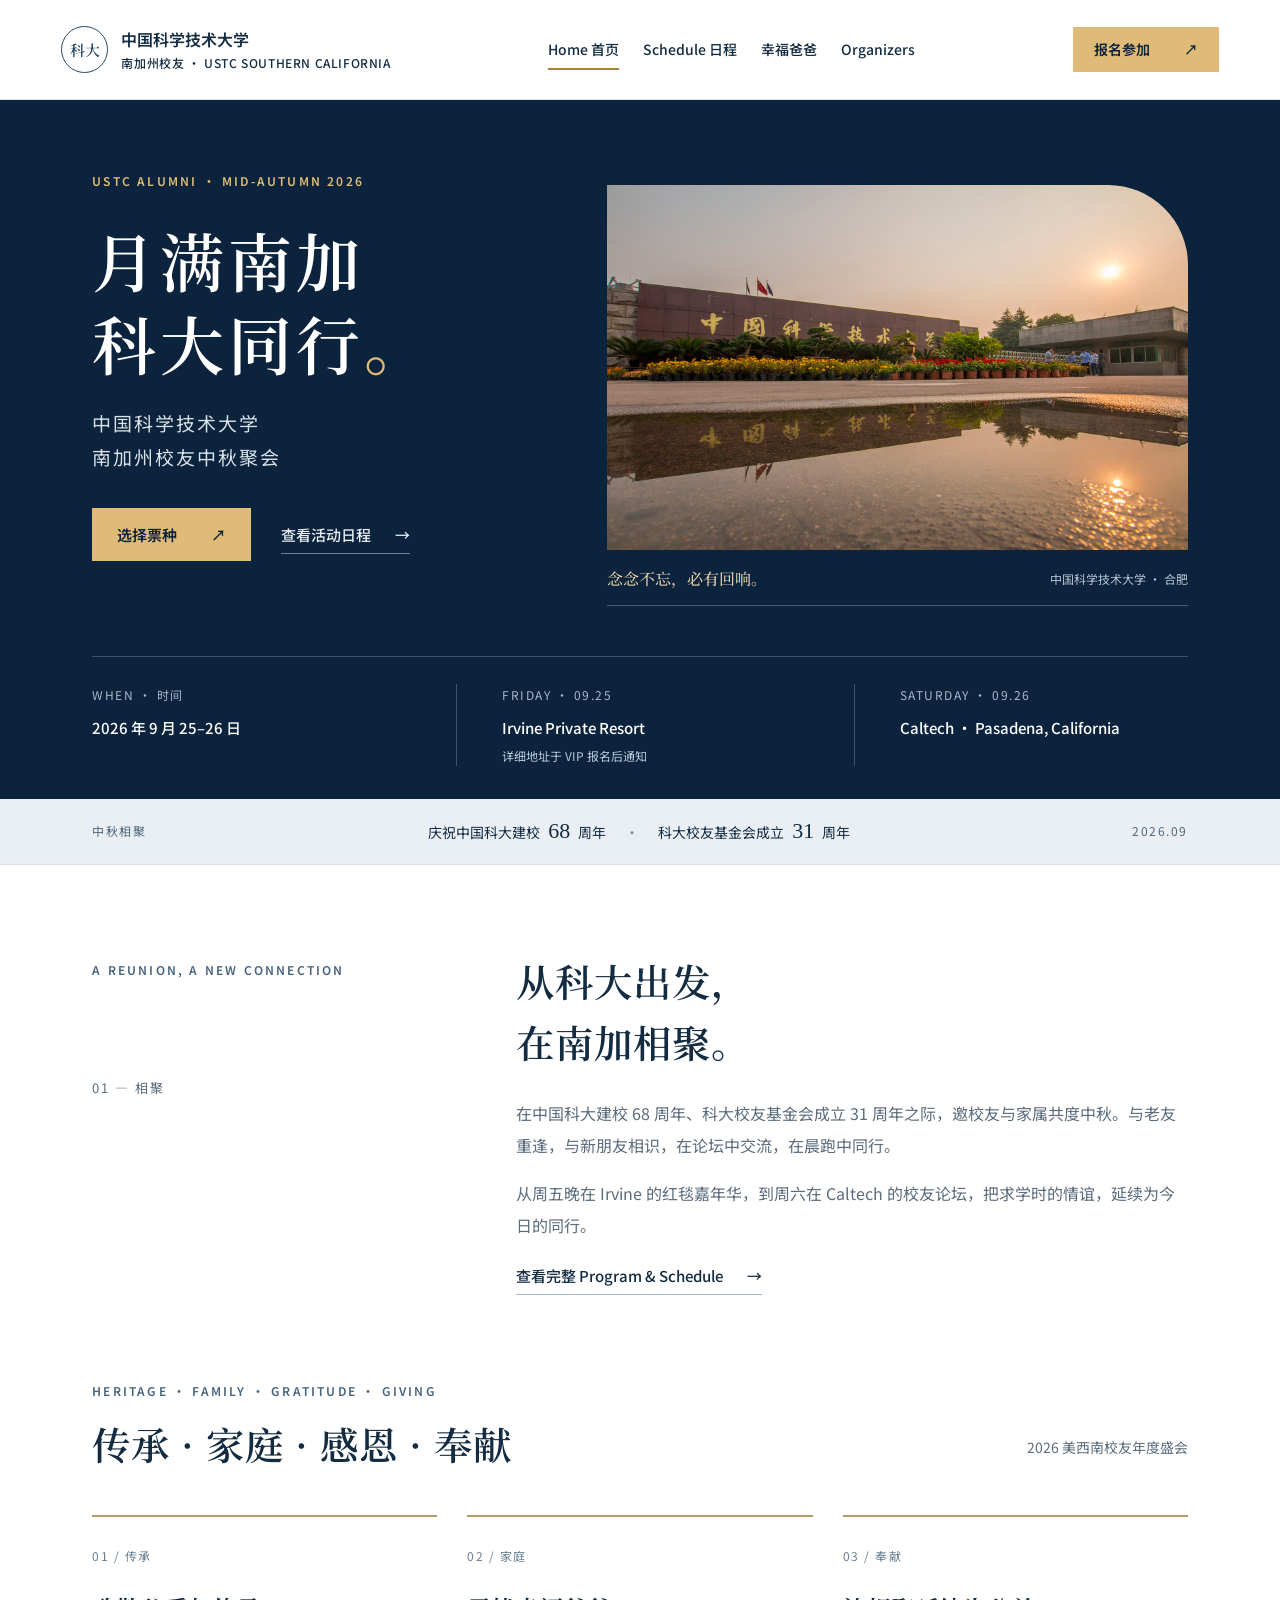
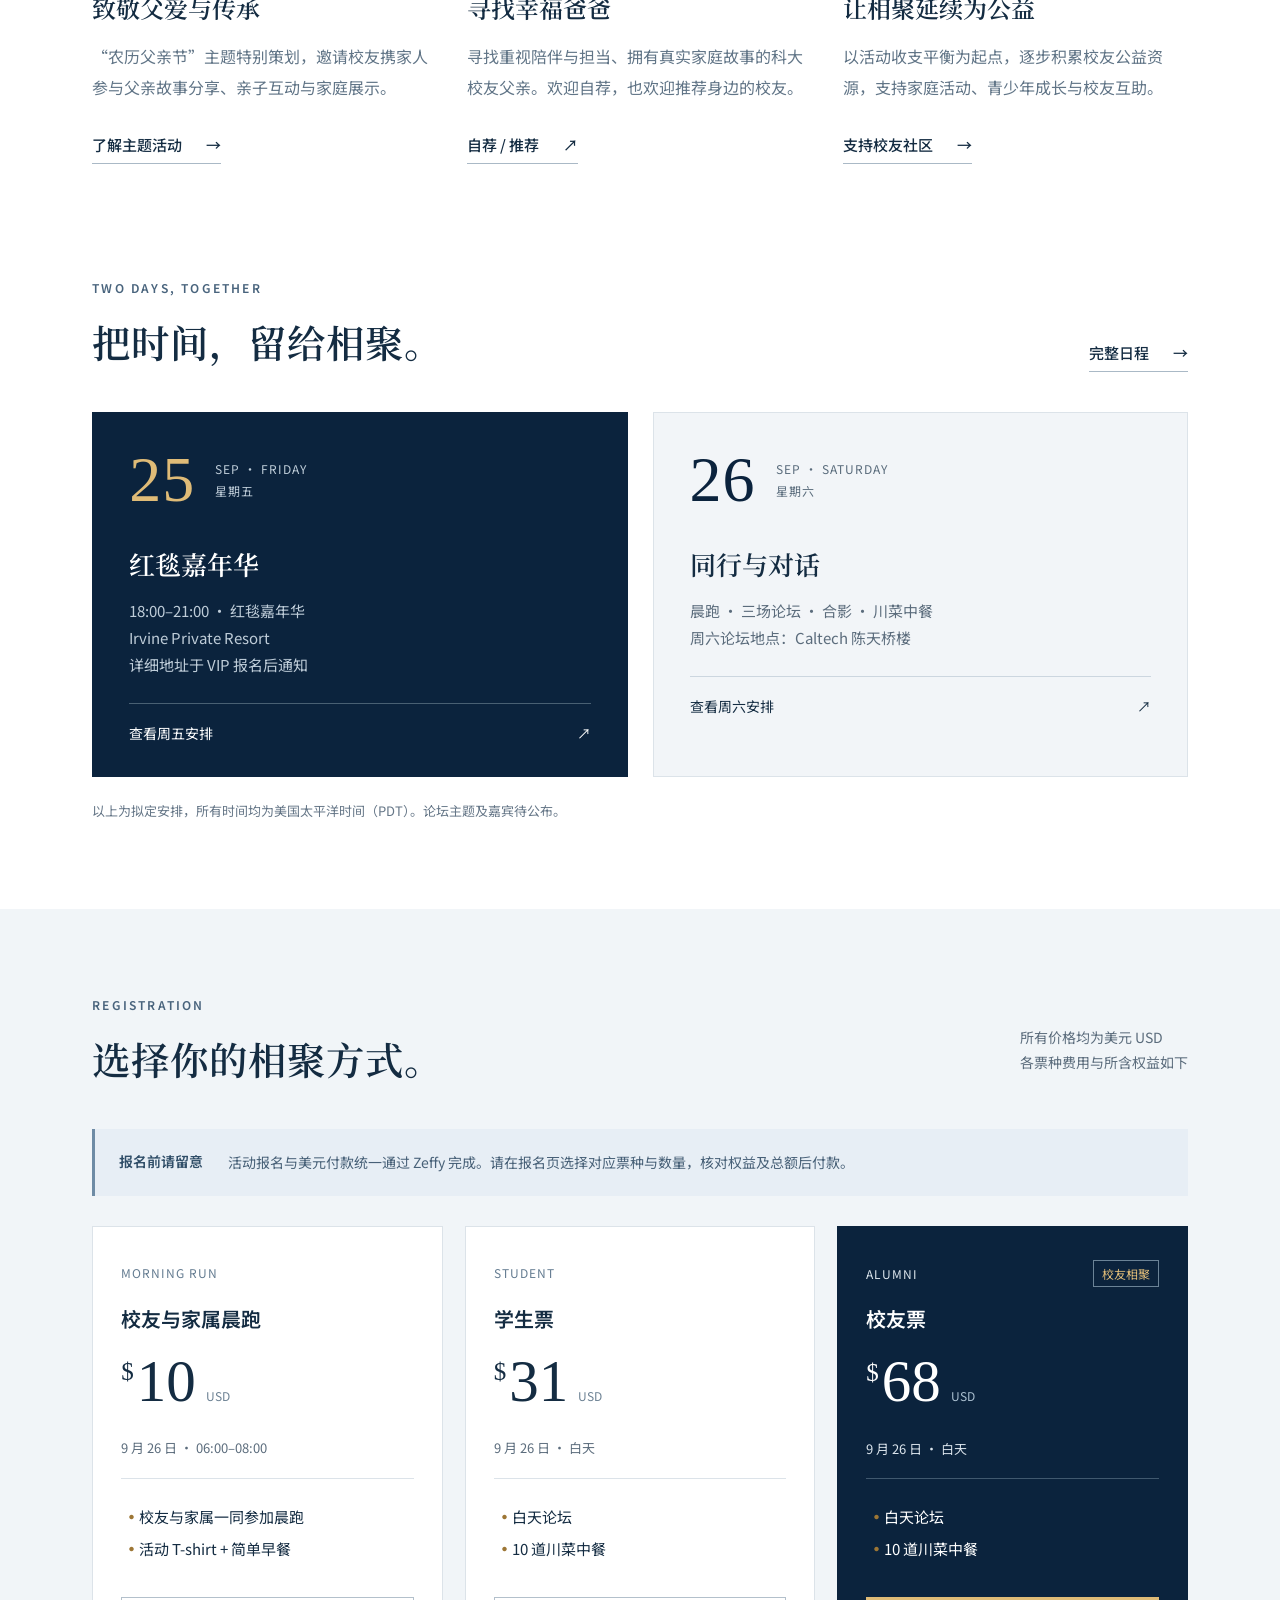
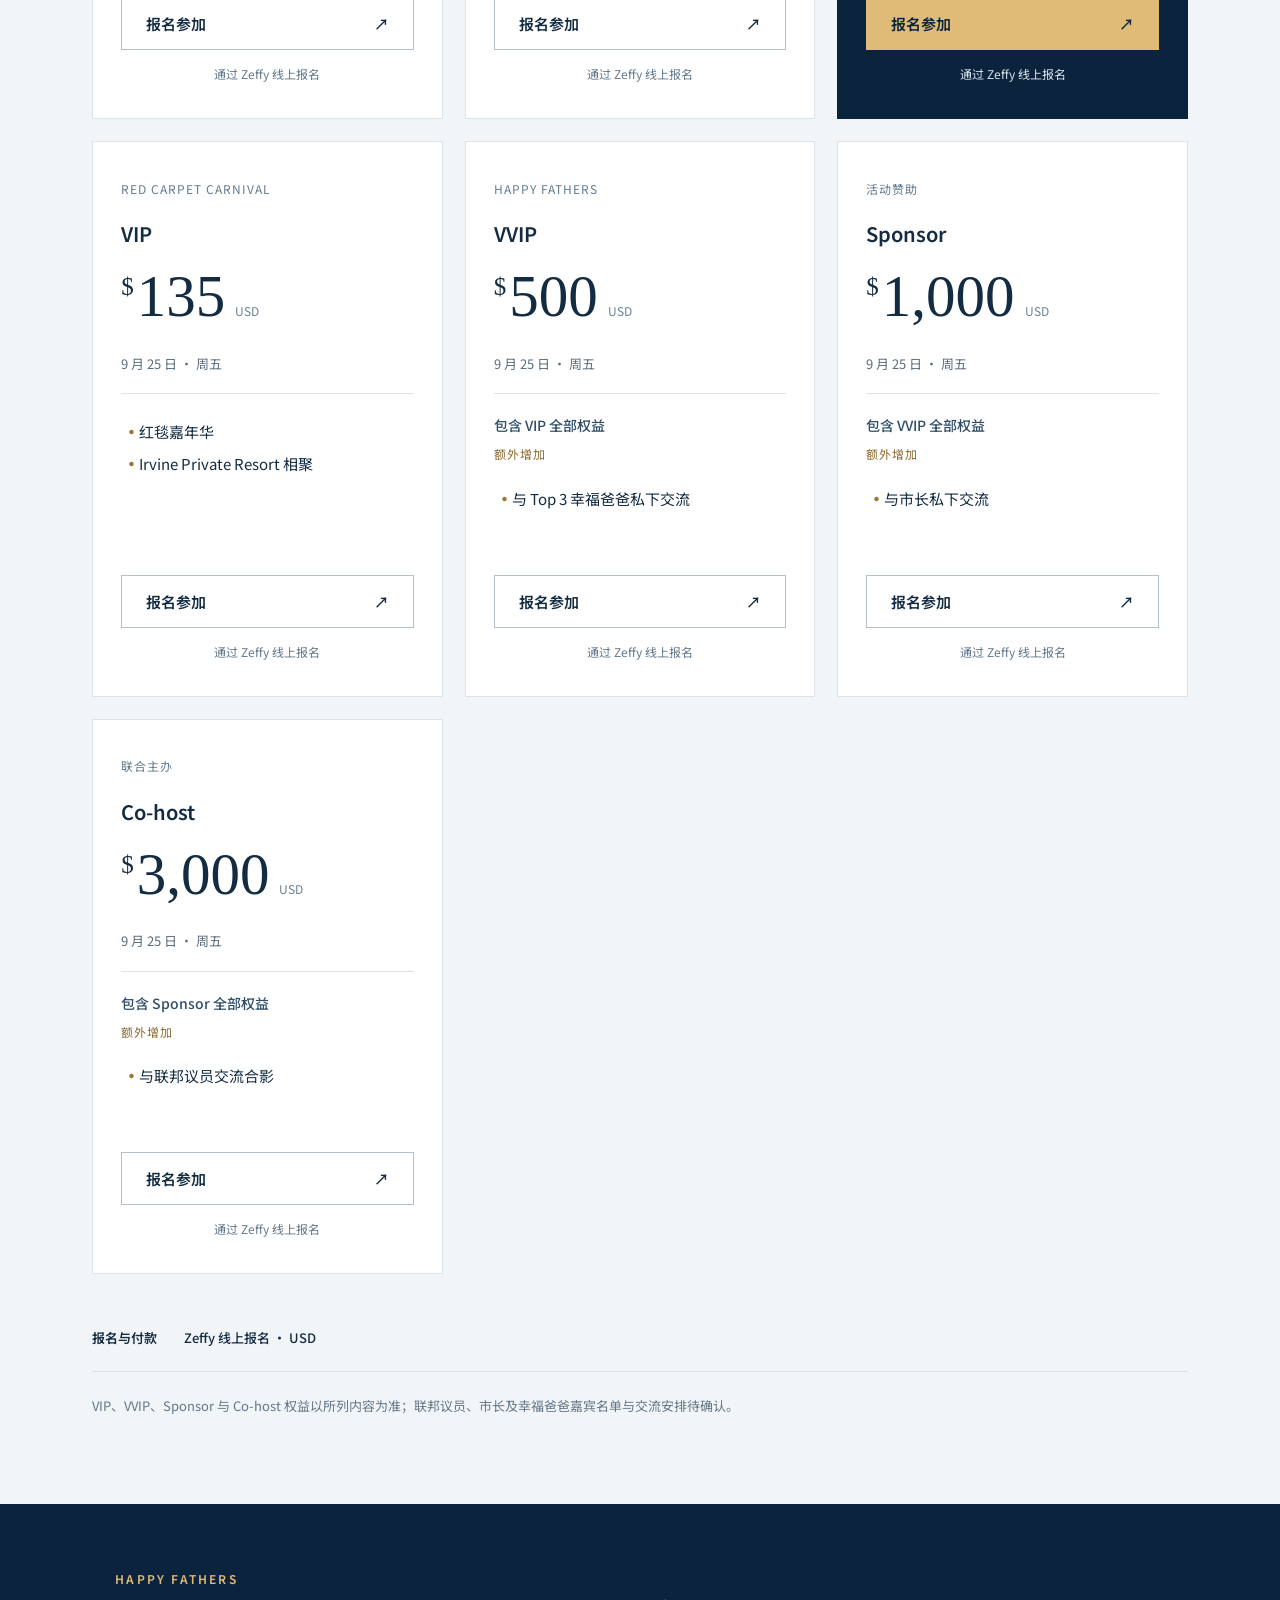
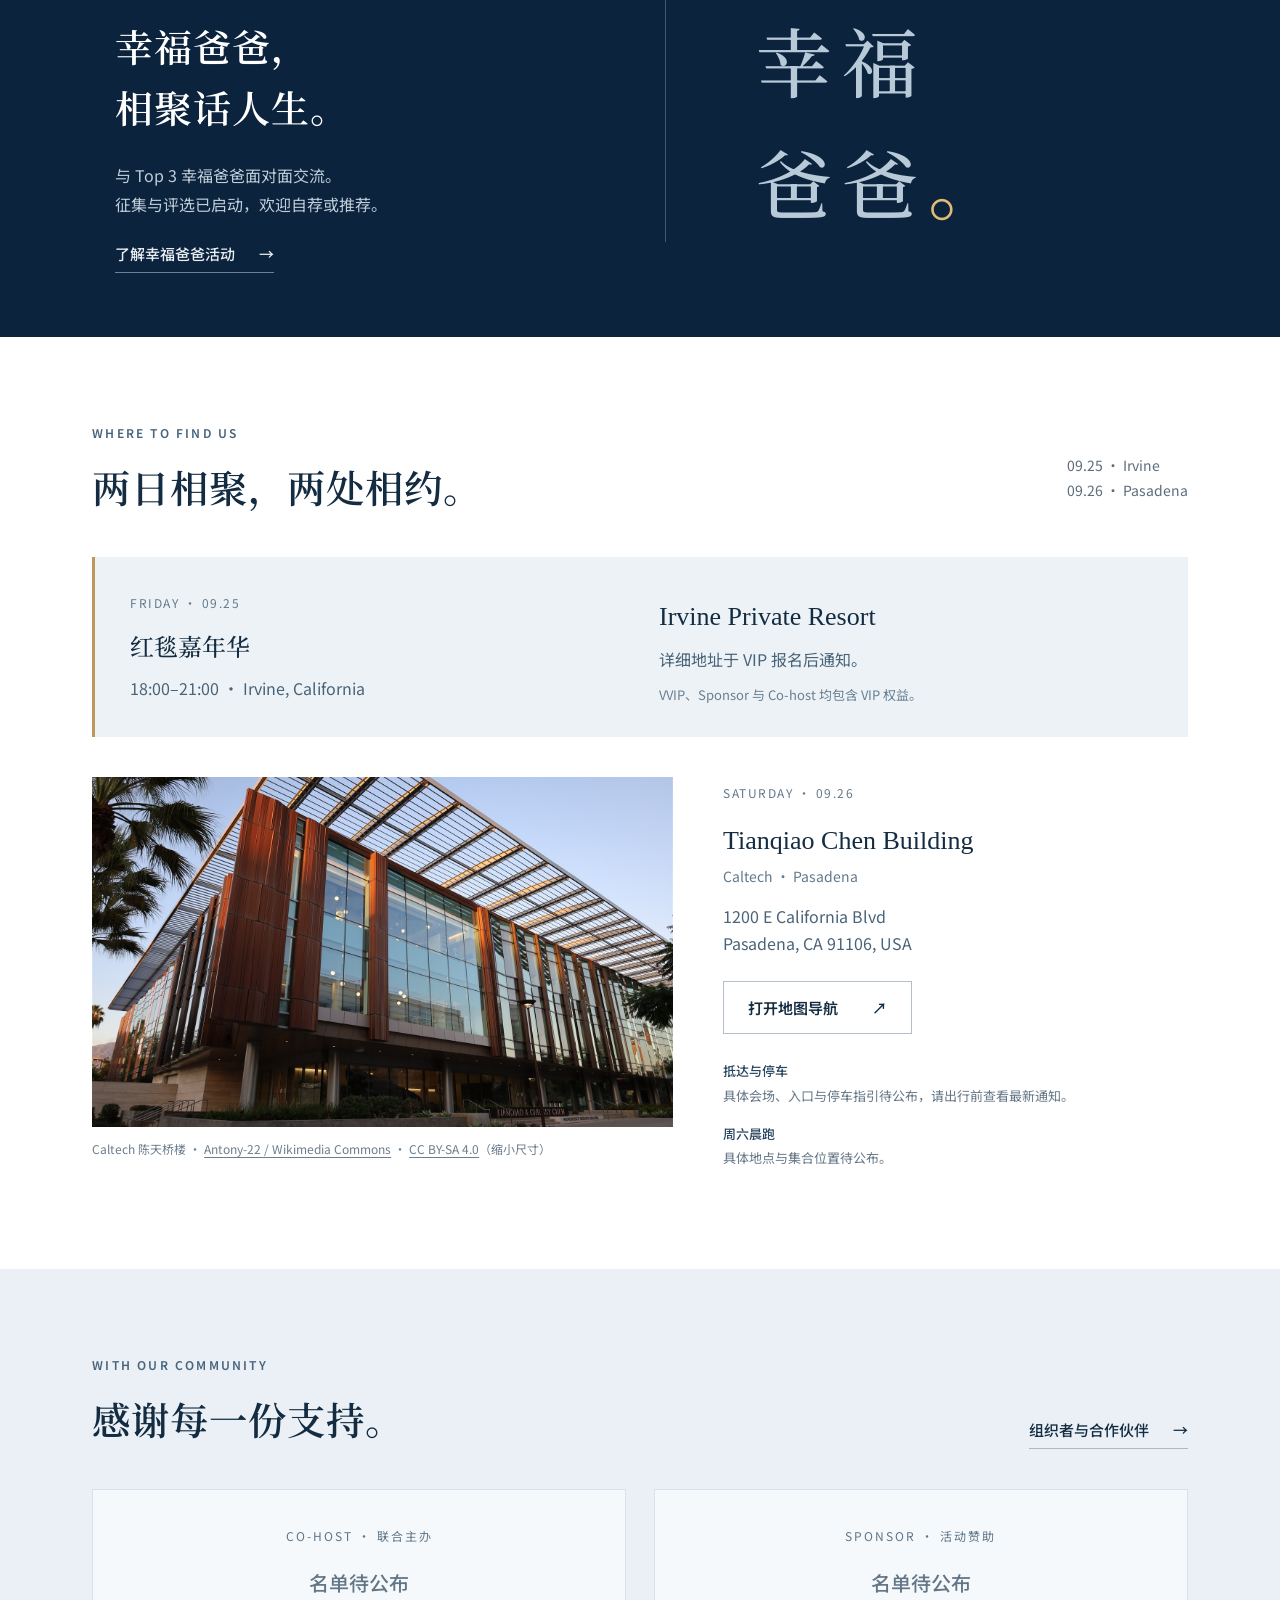
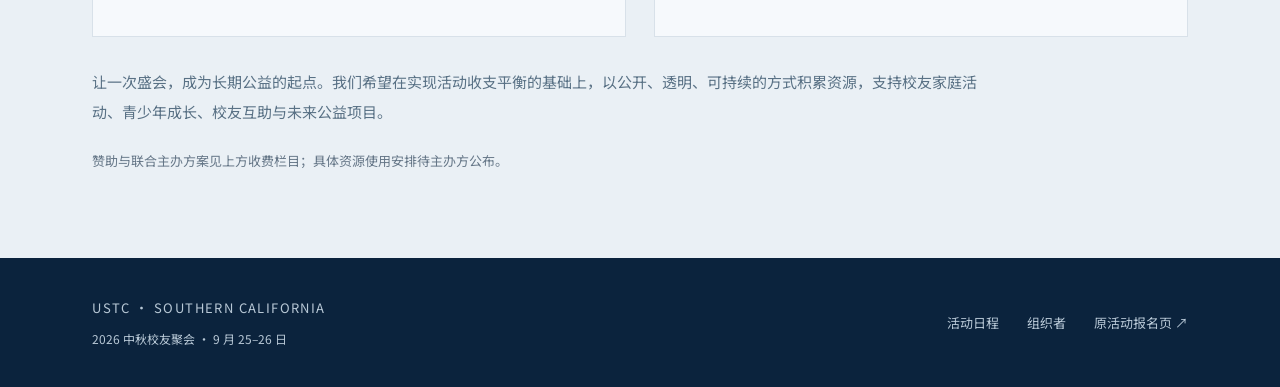
<file: index.html>
<!doctype html><html lang="zh-CN"><head><meta charset="utf-8"><meta name="viewport" content="width=device-width,initial-scale=1"><meta name="theme-color" content="#0b233d"><title>月满南加 · 科大同行 | 2026 科大南加州中秋聚会</title><meta name="description" content="2026年9月25–26日，科大南加州校友中秋聚会。庆祝科大68周年、USTCAF31周年，相聚Irvine与Caltech，参加红毯嘉年华、校友论坛、晨跑及幸福爸爸活动。"><link rel="icon" href="data:image/svg+xml,%3Csvg xmlns='http://www.w3.org/2000/svg' viewBox='0 0 32 32'%3E%3Crect width='32' height='32' rx='7' fill='%230b233d'/%3E%3Cpath d='M23 7a11 11 0 1 0 2 17A10 10 0 0 1 23 7' fill='%23dfbb77'/%3E%3C/svg%3E"><link rel="stylesheet" href="styles.css"><link rel="stylesheet" href="responsive.css"><link rel="stylesheet" href="supplement.css"><script src="site.js" defer></script><script id="local-ticket-data" type="application/json">[{"id":"run","name":"校友与家属晨跑","en":"MORNING RUN","price":10,"date":"9 月 26 日 · 06:00–08:00","benefits":["校友与家属一同参加晨跑","活动 T-shirt + 简单早餐"],"existing":true},{"id":"student","name":"学生票","en":"STUDENT","price":31,"date":"9 月 26 日 · 白天","benefits":["白天论坛","10 道川菜中餐"],"existing":true},{"id":"alumni","name":"校友票","en":"ALUMNI","price":68,"date":"9 月 26 日 · 白天","benefits":["白天论坛","10 道川菜中餐"],"existing":true},{"id":"vip","name":"VIP","en":"RED CARPET CARNIVAL","price":135,"date":"9 月 25 日 · 周五","benefits":["红毯嘉年华","Irvine Private Resort 相聚"],"existing":true},{"id":"vvip","name":"VVIP","en":"HAPPY FATHERS","price":500,"date":"9 月 25 日 · 周五","inherits":"vip","benefits":["与 Top 3 幸福爸爸私下交流"],"existing":true},{"id":"sponsor","name":"Sponsor","en":"活动赞助","price":1000,"date":"9 月 25 日 · 周五","inherits":"vvip","benefits":["与市长私下交流"],"existing":true},{"id":"cohost","name":"Co-host","en":"联合主办","price":3000,"date":"9 月 25 日 · 周五","inherits":"sponsor","benefits":["与联邦议员交流合影"],"existing":true}]</script></head><body><a class="skip-link" href="#main">跳至正文</a><header class="site-header"><a class="brand" href="index.html"><span class="brand-mark" aria-hidden="true">科大</span><span>中国科学技术大学<span class="brand-sub">南加州校友 · USTC SOUTHERN CALIFORNIA</span></span></a><nav aria-label="主导航"><a href="index.html" class="active" aria-current="page">Home 首页</a><a href="schedule/index.html" >Schedule 日程</a><a href="happy-fathers/index.html" >幸福爸爸</a><a href="organizers/index.html" >Organizers</a></nav><a class="button small gold" href="index.html#tickets">报名参加 <span aria-hidden="true">↗</span></a></header><main id="main"><section class="hero"><div class="hero-copy"><p class="eyebrow">USTC ALUMNI · MID-AUTUMN 2026</p><h1>月满南加<br>科大同行<span class="title-dot">。</span></h1><p class="hero-description">中国科学技术大学<br>南加州校友中秋聚会</p><div class="hero-actions"><a class="button gold" href="#tickets">选择票种 <span aria-hidden="true">↗</span></a><a class="text-link light" href="schedule/index.html">查看活动日程 <span aria-hidden="true">→</span></a></div></div><figure class="hero-photo"><img src="assets/ustc-campus.jpg" alt="夕阳下的中国科学技术大学校门，金色校名倒映在水面上" width="1600" height="900" fetchpriority="high"><figcaption><span>念念不忘，必有回响。</span><small>中国科学技术大学 · 合肥</small></figcaption></figure><div class="hero-facts"><div><span class="fact-label">WHEN · 时间</span><strong>2026 年 9 月 25–26 日</strong></div><div><span class="fact-label">FRIDAY · 09.25</span><strong>Irvine Private Resort<small>详细地址于 VIP 报名后通知</small></strong></div><div><span class="fact-label">SATURDAY · 09.26</span><strong>Caltech · Pasadena, California</strong></div></div></section><div class="anniversary-strip"><span>中秋相聚</span><p>庆祝中国科大建校 <strong>68</strong> 周年 <i>·</i> 科大校友基金会成立 <strong>31</strong> 周年</p><span>2026.09</span></div>
<section class="section intro"><div><p class="eyebrow blue">A REUNION, A NEW CONNECTION</p><p class="section-index">01 — 相聚</p></div><div><h2>从科大出发，<br>在南加相聚。</h2><p>在中国科大建校 68 周年、科大校友基金会成立 31 周年之际，邀校友与家属共度中秋。与老友重逢，与新朋友相识，在论坛中交流，在晨跑中同行。</p><p>从周五晚在 Irvine 的红毯嘉年华，到周六在 Caltech 的校友论坛，把求学时的情谊，延续为今日的同行。</p><a class="text-link" href="schedule/index.html">查看完整 Program & Schedule <span aria-hidden="true">→</span></a></div></section>
<section class="section themes"><div class="section-heading"><div><p class="eyebrow blue">HERITAGE · FAMILY · GRATITUDE · GIVING</p><h2>传承 · 家庭 · 感恩 · 奉献</h2></div><p>2026 美西南校友年度盛会</p></div><div class="theme-grid"><article><span>01 / 传承</span><h3>致敬父爱与传承</h3><p>“农历父亲节”主题特别策划，邀请校友携家人参与父亲故事分享、亲子互动与家庭展示。</p><a class="text-link" href="happy-fathers/index.html">了解主题活动 <span aria-hidden="true">→</span></a></article><article><span>02 / 家庭</span><h3>寻找幸福爸爸</h3><p>寻找重视陪伴与担当、拥有真实家庭故事的科大校友父亲。欢迎自荐，也欢迎推荐身边的校友。</p><a class="text-link" href="https://forms.gle/A3JKGY8aooyT62dt6" target="_blank" rel="noopener noreferrer">自荐 / 推荐 <span aria-hidden="true">↗</span></a></article><article><span>03 / 奉献</span><h3>让相聚延续为公益</h3><p>以活动收支平衡为起点，逐步积累校友公益资源，支持家庭活动、青少年成长与校友互助。</p><a class="text-link" href="#sponsors">支持校友社区 <span aria-hidden="true">→</span></a></article></div></section>
<section class="section program-preview"><div class="section-heading"><div><p class="eyebrow blue">TWO DAYS, TOGETHER</p><h2>把时间，留给相聚。</h2></div><a class="text-link" href="schedule/index.html">完整日程 <span aria-hidden="true">→</span></a></div><div class="day-preview-grid"><a class="day-preview friday" href="schedule/index.html#friday"><div><span class="day-number">25</span><span>SEP · FRIDAY<br>星期五</span></div><h3>红毯嘉年华</h3><p>18:00–21:00 · 红毯嘉年华<br>Irvine Private Resort<br>详细地址于 VIP 报名后通知</p><span class="day-more">查看周五安排 <span>↗</span></span></a><a class="day-preview saturday" href="schedule/index.html#saturday"><div><span class="day-number">26</span><span>SEP · SATURDAY<br>星期六</span></div><h3>同行与对话</h3><p>晨跑 · 三场论坛 · 合影 · 川菜中餐<br>周六论坛地点：Caltech 陈天桥楼</p><span class="day-more">查看周六安排 <span>↗</span></span></a></div><p class="section-note">以上为拟定安排，所有时间均为美国太平洋时间（PDT）。论坛主题及嘉宾待公布。</p></section>
<section class="section tickets" id="tickets"><div class="section-heading"><div><p class="eyebrow blue">REGISTRATION</p><h2>选择你的相聚方式。</h2></div><p>所有价格均为美元 USD<br>各票种费用与所含权益如下</p></div><div class="notice"><span>报名前请留意</span><p>活动报名与美元付款统一通过 Zeffy 完成。请在报名页选择对应票种与数量，核对权益及总额后付款。</p></div><div class="ticket-grid"><article class="ticket-card "><div class="ticket-top"><p>MORNING RUN</p></div><h3 class="ticket-name">校友与家属晨跑</h3><div class="ticket-price"><span>$</span>10<small>USD</small></div><p class="ticket-date">9 月 26 日 · 06:00–08:00</p><ul><li>校友与家属一同参加晨跑</li><li>活动 T-shirt + 简单早餐</li></ul><button class="button outline" data-ticket="run">报名参加 <span aria-hidden="true">↗</span></button><p class="ticket-status">通过 Zeffy 线上报名</p></article><article class="ticket-card "><div class="ticket-top"><p>STUDENT</p></div><h3 class="ticket-name">学生票</h3><div class="ticket-price"><span>$</span>31<small>USD</small></div><p class="ticket-date">9 月 26 日 · 白天</p><ul><li>白天论坛</li><li>10 道川菜中餐</li></ul><button class="button outline" data-ticket="student">报名参加 <span aria-hidden="true">↗</span></button><p class="ticket-status">通过 Zeffy 线上报名</p></article><article class="ticket-card featured"><div class="ticket-top"><p>ALUMNI</p><span class="ticket-badge">校友相聚</span></div><h3 class="ticket-name">校友票</h3><div class="ticket-price"><span>$</span>68<small>USD</small></div><p class="ticket-date">9 月 26 日 · 白天</p><ul><li>白天论坛</li><li>10 道川菜中餐</li></ul><button class="button gold" data-ticket="alumni">报名参加 <span aria-hidden="true">↗</span></button><p class="ticket-status">通过 Zeffy 线上报名</p></article><article class="ticket-card "><div class="ticket-top"><p>RED CARPET CARNIVAL</p></div><h3 class="ticket-name">VIP</h3><div class="ticket-price"><span>$</span>135<small>USD</small></div><p class="ticket-date">9 月 25 日 · 周五</p><ul><li>红毯嘉年华</li><li>Irvine Private Resort 相聚</li></ul><button class="button outline" data-ticket="vip">报名参加 <span aria-hidden="true">↗</span></button><p class="ticket-status">通过 Zeffy 线上报名</p></article><article class="ticket-card "><div class="ticket-top"><p>HAPPY FATHERS</p></div><h3 class="ticket-name">VVIP</h3><div class="ticket-price"><span>$</span>500<small>USD</small></div><p class="ticket-date">9 月 25 日 · 周五</p><p class="ticket-includes">包含 VIP 全部权益<span>额外增加</span></p><ul><li>与 Top 3 幸福爸爸私下交流</li></ul><button class="button outline" data-ticket="vvip">报名参加 <span aria-hidden="true">↗</span></button><p class="ticket-status">通过 Zeffy 线上报名</p></article><article class="ticket-card "><div class="ticket-top"><p>活动赞助</p></div><h3 class="ticket-name">Sponsor</h3><div class="ticket-price"><span>$</span>1,000<small>USD</small></div><p class="ticket-date">9 月 25 日 · 周五</p><p class="ticket-includes">包含 VVIP 全部权益<span>额外增加</span></p><ul><li>与市长私下交流</li></ul><button class="button outline" data-ticket="sponsor">报名参加 <span aria-hidden="true">↗</span></button><p class="ticket-status">通过 Zeffy 线上报名</p></article><article class="ticket-card "><div class="ticket-top"><p>联合主办</p></div><h3 class="ticket-name">Co-host</h3><div class="ticket-price"><span>$</span>3,000<small>USD</small></div><p class="ticket-date">9 月 25 日 · 周五</p><p class="ticket-includes">包含 Sponsor 全部权益<span>额外增加</span></p><ul><li>与联邦议员交流合影</li></ul><button class="button outline" data-ticket="cohost">报名参加 <span aria-hidden="true">↗</span></button><p class="ticket-status">通过 Zeffy 线上报名</p></article></div><div class="payment-strip"><span>报名与付款</span><strong>Zeffy 线上报名 · USD</strong></div><p class="section-note">VIP、VVIP、Sponsor 与 Co-host 权益以所列内容为准；联邦议员、市长及幸福爸爸嘉宾名单与交流安排待确认。</p></section>
<section class="father-banner"><div><p class="eyebrow">HAPPY FATHERS</p><h2>幸福爸爸，<br>相聚话人生。</h2><p>与 Top 3 幸福爸爸面对面交流。<br>征集与评选已启动，欢迎自荐或推荐。</p><a class="text-link light" href="happy-fathers/index.html">了解幸福爸爸活动 <span aria-hidden="true">→</span></a></div><div class="father-type" aria-hidden="true"><span>幸福</span><span>爸爸<span class="gold-dot">。</span></span></div></section>
<section class="section venue" id="venue"><div class="section-heading"><div><p class="eyebrow blue">WHERE TO FIND US</p><h2>两日相聚，两处相约。</h2></div><p>09.25 · Irvine<br>09.26 · Pasadena</p></div><div class="friday-venue"><div><span class="venue-tag">FRIDAY · 09.25</span><h3>红毯嘉年华</h3><p>18:00–21:00 · Irvine, California</p></div><div><h3>Irvine Private Resort</h3><p>详细地址于 VIP 报名后通知。</p><p class="friday-venue-detail">VVIP、Sponsor 与 Co-host 均包含 VIP 权益。</p></div></div><div class="venue-grid"><figure><img src="assets/chen-laboratory.jpg" alt="加州理工学院 Tianqiao and Chrissy Chen Neuroscience Research Building 外观" width="1600" height="1067" loading="lazy"><figcaption>Caltech 陈天桥楼 · <a href="https://commons.wikimedia.org/wiki/File:Chen_Laboratory_Caltech_2022c.jpg" target="_blank" rel="noopener noreferrer">Antony-22 / Wikimedia Commons</a> · <a href="https://creativecommons.org/licenses/by-sa/4.0/" target="_blank" rel="noopener noreferrer">CC BY-SA 4.0</a>（缩小尺寸）</figcaption></figure><div class="venue-copy"><span class="venue-tag">SATURDAY · 09.26</span><h3>Tianqiao Chen Building</h3><p class="building-number">Caltech · Pasadena</p><address>1200 E California Blvd<br>Pasadena, CA 91106, USA</address><a class="button outline" href="https://www.google.com/maps/search/?api=1&query=Caltech+Tianqiao+Chen+Neuroscience+Research+Building+Pasadena" target="_blank" rel="noopener noreferrer">打开地图导航 <span>↗</span></a><div class="venue-note"><p><strong>抵达与停车</strong><br>具体会场、入口与停车指引待公布，请出行前查看最新通知。</p><p><strong>周六晨跑</strong><br>具体地点与集合位置待公布。</p></div></div></div></section>
<section class="section sponsors" id="sponsors"><div class="section-heading"><div><p class="eyebrow blue">WITH OUR COMMUNITY</p><h2>感谢每一份支持。</h2></div><a class="text-link" href="organizers/index.html">组织者与合作伙伴 <span aria-hidden="true">→</span></a></div><div class="sponsor-slots"><div class="sponsor-slot"><span>CO-HOST · 联合主办</span><strong>名单待公布</strong></div><div class="sponsor-slot"><span>SPONSOR · 活动赞助</span><strong>名单待公布</strong></div></div><p class="sponsor-purpose">让一次盛会，成为长期公益的起点。我们希望在实现活动收支平衡的基础上，以公开、透明、可持续的方式积累资源，支持校友家庭活动、青少年成长、校友互助与未来公益项目。</p><p class="section-note">赞助与联合主办方案见上方收费栏目；具体资源使用安排待主办方公布。</p></section></main><footer><div><span>USTC · SOUTHERN CALIFORNIA</span><p>2026 中秋校友聚会 · 9 月 25–26 日</p></div><div class="footer-links"><a href="schedule/index.html">活动日程</a><a href="organizers/index.html">组织者</a><a href="https://www.zeffy.com/en-US/ticketing/ustcaf2026" target="_blank" rel="noopener noreferrer">原活动报名页 ↗</a></div></footer><dialog id="payment-dialog" aria-labelledby="payment-title"><div class="dialog-header"><p class="eyebrow blue">REGISTRATION · USD</p><button type="button" class="close-dialog" aria-label="关闭报名窗口">×</button></div><h2 id="payment-title">报名与付款</h2><p id="payment-selection" class="payment-selection"></p><p id="payment-description"></p><div class="payment-method"><div><strong>Zeffy 线上报名</strong><p>选择票种并使用美元结账</p></div><a id="zeffy-pay" class="button gold" href="https://www.zeffy.com/en-US/ticketing/ustcaf2026" target="_blank" rel="noopener noreferrer">前往 Zeffy 报名 ↗</a><p id="zeffy-pending" class="pending-method" hidden>此票种尚未在 Zeffy 上架，报名开放后更新。</p></div><p class="dialog-note">报名页将在新窗口打开，请选择对应票种与数量。</p></dialog></body></html>
</file>
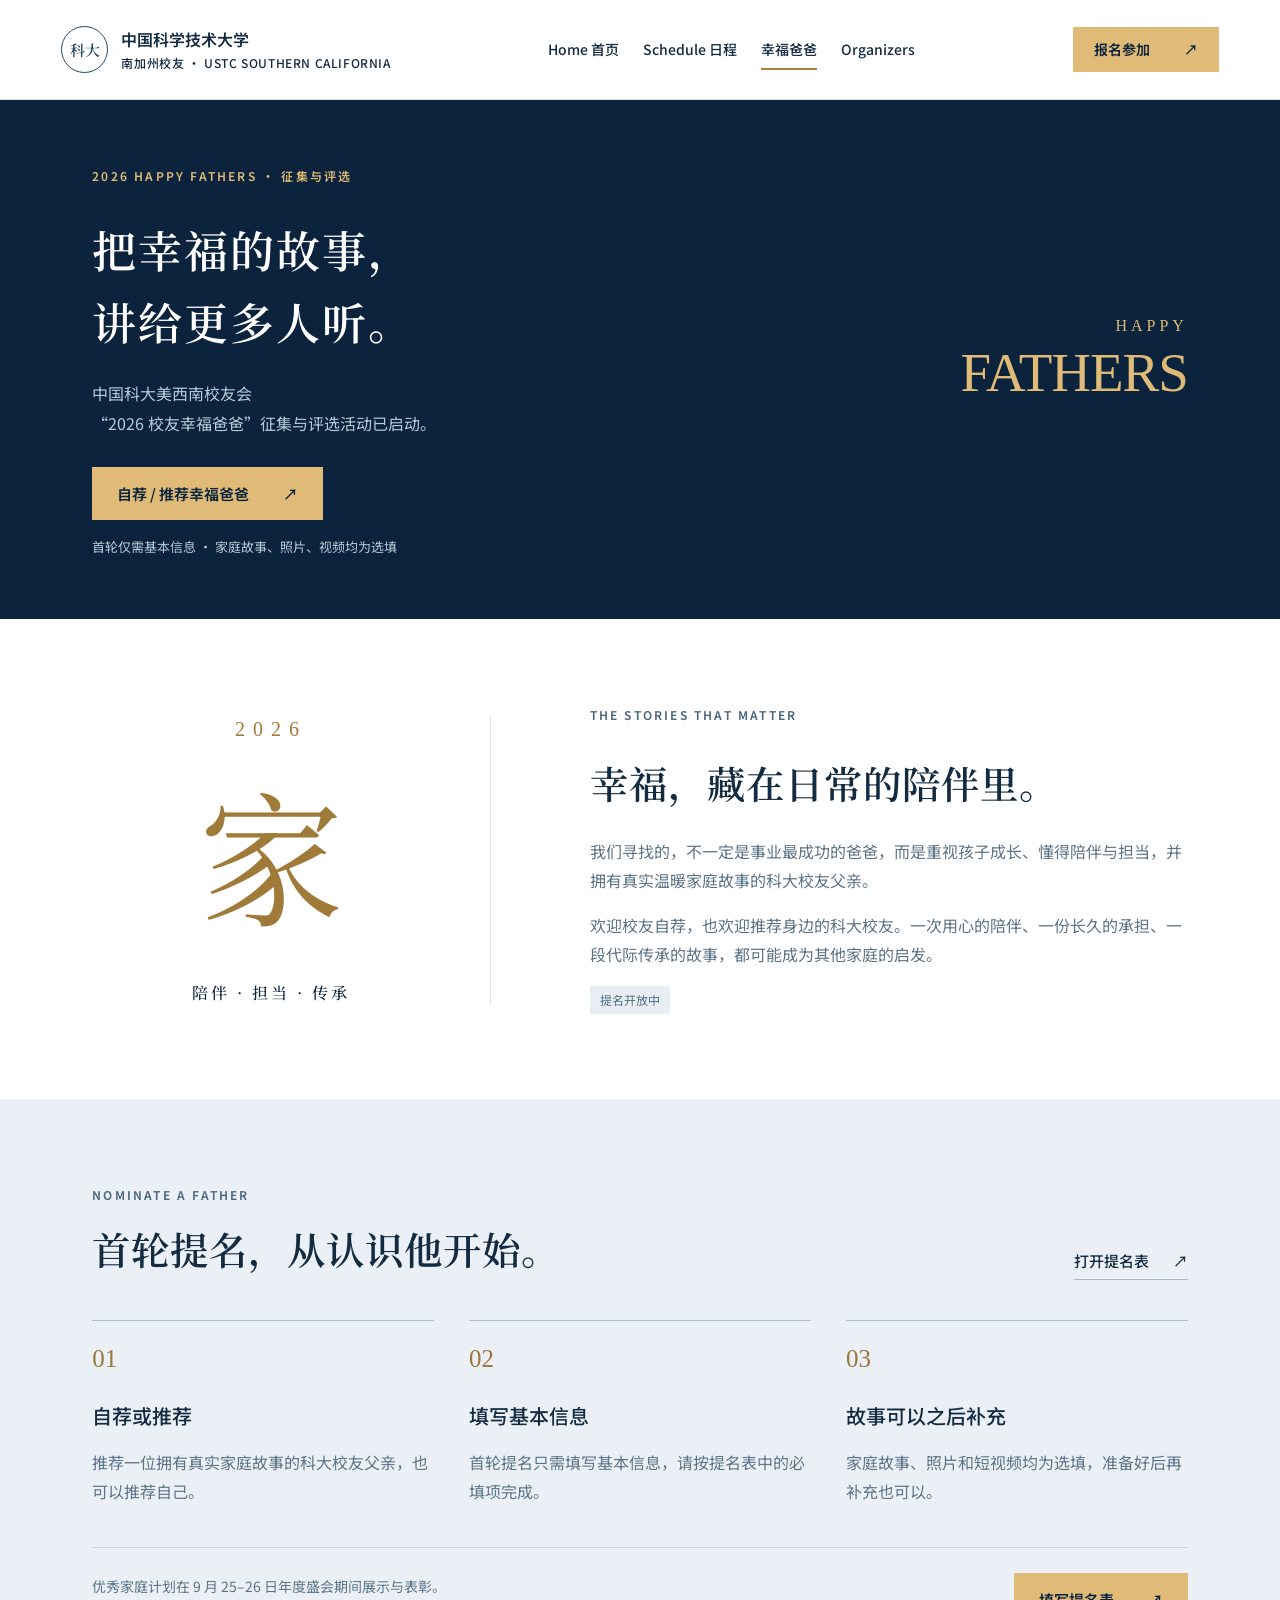
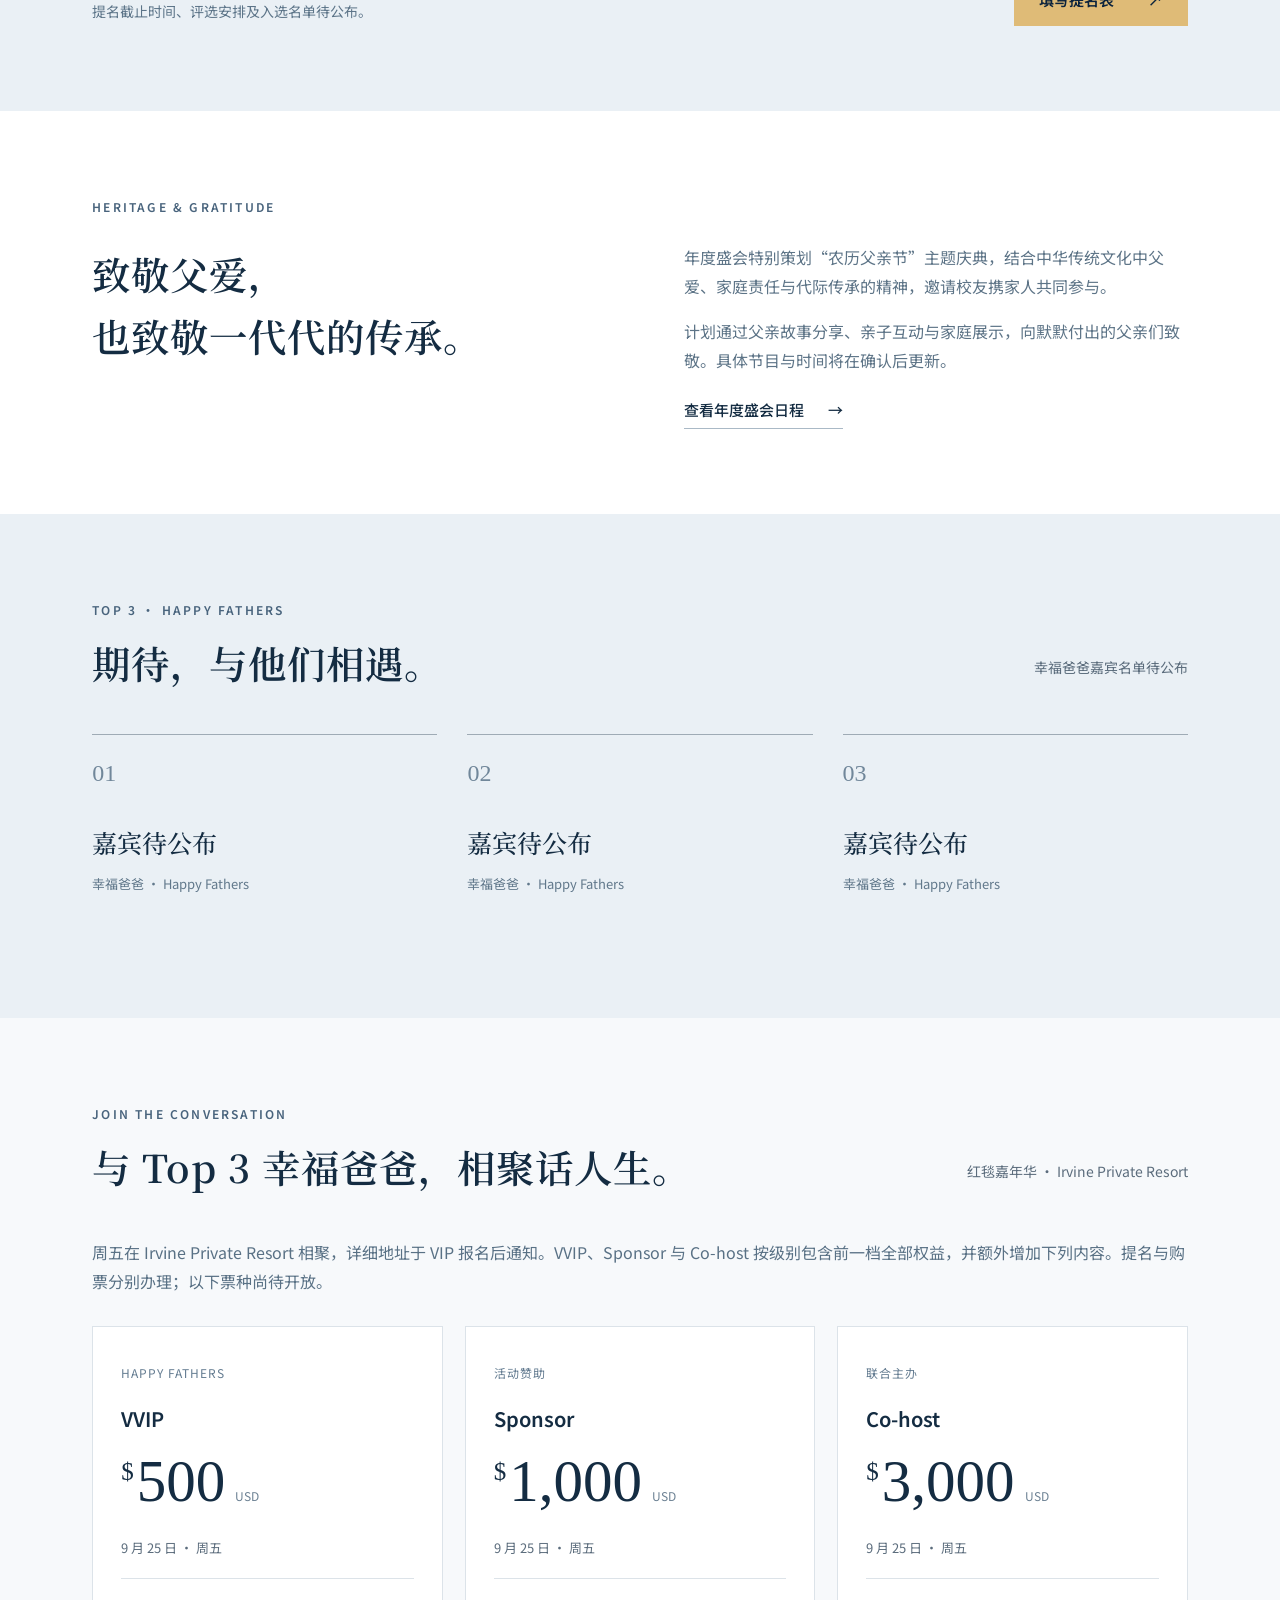
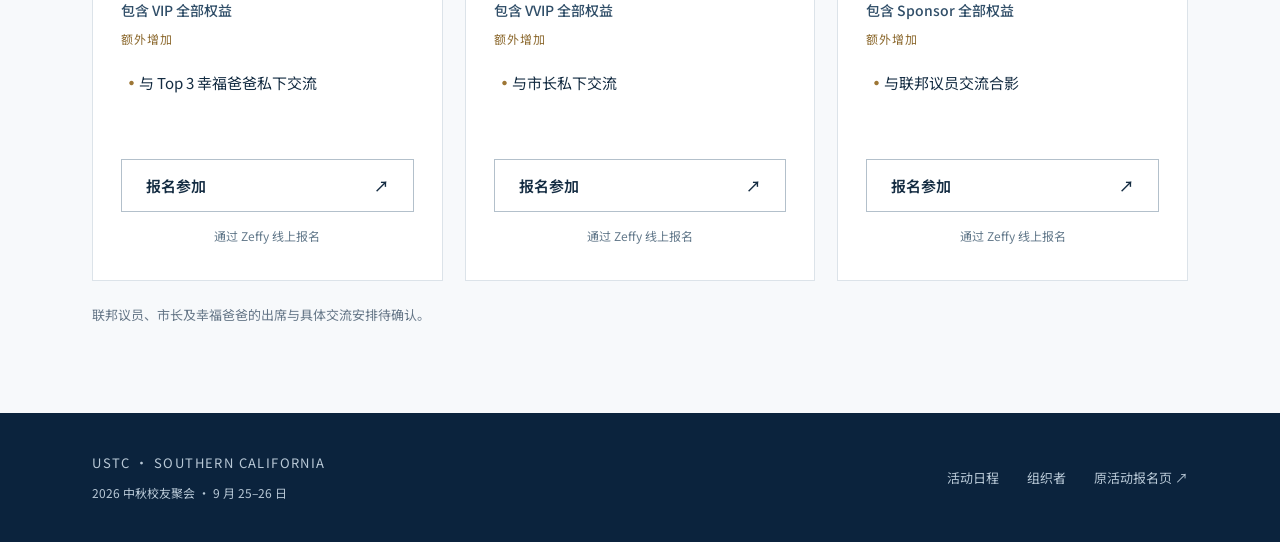
<file: happy-fathers/index.html>
<!doctype html><html lang="zh-CN"><head><meta charset="utf-8"><meta name="viewport" content="width=device-width,initial-scale=1"><meta name="theme-color" content="#0b233d"><title>幸福爸爸 | 2026 科大南加州中秋聚会</title><meta name="description" content="2026年9月25–26日，科大南加州校友中秋聚会。庆祝科大68周年、USTCAF31周年，相聚Irvine与Caltech，参加红毯嘉年华、校友论坛、晨跑及幸福爸爸活动。"><link rel="icon" href="data:image/svg+xml,%3Csvg xmlns='http://www.w3.org/2000/svg' viewBox='0 0 32 32'%3E%3Crect width='32' height='32' rx='7' fill='%230b233d'/%3E%3Cpath d='M23 7a11 11 0 1 0 2 17A10 10 0 0 1 23 7' fill='%23dfbb77'/%3E%3C/svg%3E"><link rel="stylesheet" href="../styles.css"><link rel="stylesheet" href="../responsive.css"><link rel="stylesheet" href="../supplement.css"><script src="../site.js" defer></script><script id="local-ticket-data" type="application/json">[{"id":"run","name":"校友与家属晨跑","en":"MORNING RUN","price":10,"date":"9 月 26 日 · 06:00–08:00","benefits":["校友与家属一同参加晨跑","活动 T-shirt + 简单早餐"],"existing":true},{"id":"student","name":"学生票","en":"STUDENT","price":31,"date":"9 月 26 日 · 白天","benefits":["白天论坛","10 道川菜中餐"],"existing":true},{"id":"alumni","name":"校友票","en":"ALUMNI","price":68,"date":"9 月 26 日 · 白天","benefits":["白天论坛","10 道川菜中餐"],"existing":true},{"id":"vip","name":"VIP","en":"RED CARPET CARNIVAL","price":135,"date":"9 月 25 日 · 周五","benefits":["红毯嘉年华","Irvine Private Resort 相聚"],"existing":true},{"id":"vvip","name":"VVIP","en":"HAPPY FATHERS","price":500,"date":"9 月 25 日 · 周五","inherits":"vip","benefits":["与 Top 3 幸福爸爸私下交流"],"existing":true},{"id":"sponsor","name":"Sponsor","en":"活动赞助","price":1000,"date":"9 月 25 日 · 周五","inherits":"vvip","benefits":["与市长私下交流"],"existing":true},{"id":"cohost","name":"Co-host","en":"联合主办","price":3000,"date":"9 月 25 日 · 周五","inherits":"sponsor","benefits":["与联邦议员交流合影"],"existing":true}]</script></head><body><a class="skip-link" href="#main">跳至正文</a><header class="site-header"><a class="brand" href="../index.html"><span class="brand-mark" aria-hidden="true">科大</span><span>中国科学技术大学<span class="brand-sub">南加州校友 · USTC SOUTHERN CALIFORNIA</span></span></a><nav aria-label="主导航"><a href="../index.html" >Home 首页</a><a href="../schedule/index.html" >Schedule 日程</a><a href="index.html" class="active" aria-current="page">幸福爸爸</a><a href="../organizers/index.html" >Organizers</a></nav><a class="button small gold" href="../index.html#tickets">报名参加 <span aria-hidden="true">↗</span></a></header><main id="main"><section class="subhero"><div><p class="eyebrow">2026 HAPPY FATHERS · 征集与评选</p><h1>把幸福的故事，<br>讲给更多人听。</h1><p>中国科大美西南校友会<br>“2026 校友幸福爸爸”征集与评选活动已启动。</p><a class="button gold nomination-cta" href="https://forms.gle/A3JKGY8aooyT62dt6" target="_blank" rel="noopener noreferrer">自荐 / 推荐幸福爸爸 <span aria-hidden="true">↗</span></a><p class="nomination-hint">首轮仅需基本信息 · 家庭故事、照片、视频均为选填</p></div><span class="subhero-date">HAPPY<br><strong>FATHERS</strong></span></section>
<section class="section father-intro"><div class="father-number"><span>2026</span><strong>家</strong><p>陪伴 · 担当 · 传承</p></div><div><p class="eyebrow blue">THE STORIES THAT MATTER</p><h2>幸福，藏在日常的陪伴里。</h2><p>我们寻找的，不一定是事业最成功的爸爸，而是重视孩子成长、懂得陪伴与担当，并拥有真实温暖家庭故事的科大校友父亲。</p><p>欢迎校友自荐，也欢迎推荐身边的科大校友。一次用心的陪伴、一份长久的承担、一段代际传承的故事，都可能成为其他家庭的启发。</p><span class="status-tag">提名开放中</span></div></section>
<section class="section nomination-section"><div class="section-heading"><div><p class="eyebrow blue">NOMINATE A FATHER</p><h2>首轮提名，从认识他开始。</h2></div><a class="text-link" href="https://forms.gle/A3JKGY8aooyT62dt6" target="_blank" rel="noopener noreferrer">打开提名表 <span aria-hidden="true">↗</span></a></div><div class="nomination-grid"><article><span>01</span><h3>自荐或推荐</h3><p>推荐一位拥有真实家庭故事的科大校友父亲，也可以推荐自己。</p></article><article><span>02</span><h3>填写基本信息</h3><p>首轮提名只需填写基本信息，请按提名表中的必填项完成。</p></article><article><span>03</span><h3>故事可以之后补充</h3><p>家庭故事、照片和短视频均为选填，准备好后再补充也可以。</p></article></div><div class="nomination-bottom"><p>优秀家庭计划在 9 月 25–26 日年度盛会期间展示与表彰。<br>提名截止时间、评选安排及入选名单待公布。</p><a class="button gold" href="https://forms.gle/A3JKGY8aooyT62dt6" target="_blank" rel="noopener noreferrer">填写提名表 <span aria-hidden="true">↗</span></a></div></section>
<section class="section family-celebration"><p class="eyebrow blue">HERITAGE & GRATITUDE</p><div class="family-copy"><h2>致敬父爱，<br>也致敬一代代的传承。</h2><div><p>年度盛会特别策划“农历父亲节”主题庆典，结合中华传统文化中父爱、家庭责任与代际传承的精神，邀请校友携家人共同参与。</p><p>计划通过父亲故事分享、亲子互动与家庭展示，向默默付出的父亲们致敬。具体节目与时间将在确认后更新。</p><a class="text-link" href="../schedule/index.html">查看年度盛会日程 <span aria-hidden="true">→</span></a></div></div></section>
<section class="section guest-section"><div class="section-heading"><div><p class="eyebrow blue">TOP 3 · HAPPY FATHERS</p><h2>期待，与他们相遇。</h2></div><p>幸福爸爸嘉宾名单待公布</p></div><div class="guest-list"><div><span>01</span><h3>嘉宾待公布</h3><p>幸福爸爸 · Happy Fathers</p></div><div><span>02</span><h3>嘉宾待公布</h3><p>幸福爸爸 · Happy Fathers</p></div><div><span>03</span><h3>嘉宾待公布</h3><p>幸福爸爸 · Happy Fathers</p></div></div></section>
<section class="section"><div class="section-heading"><div><p class="eyebrow blue">JOIN THE CONVERSATION</p><h2>与 Top 3 幸福爸爸，相聚话人生。</h2></div><p>红毯嘉年华 · Irvine Private Resort</p></div><p class="participation-note">周五在 Irvine Private Resort 相聚，详细地址于 VIP 报名后通知。VVIP、Sponsor 与 Co-host 按级别包含前一档全部权益，并额外增加下列内容。提名与购票分别办理；以下票种尚待开放。</p><div class="ticket-grid"><article class="ticket-card "><div class="ticket-top"><p>HAPPY FATHERS</p></div><h3 class="ticket-name">VVIP</h3><div class="ticket-price"><span>$</span>500<small>USD</small></div><p class="ticket-date">9 月 25 日 · 周五</p><p class="ticket-includes">包含 VIP 全部权益<span>额外增加</span></p><ul><li>与 Top 3 幸福爸爸私下交流</li></ul><button class="button outline" data-ticket="vvip">报名参加 <span aria-hidden="true">↗</span></button><p class="ticket-status">通过 Zeffy 线上报名</p></article><article class="ticket-card "><div class="ticket-top"><p>活动赞助</p></div><h3 class="ticket-name">Sponsor</h3><div class="ticket-price"><span>$</span>1,000<small>USD</small></div><p class="ticket-date">9 月 25 日 · 周五</p><p class="ticket-includes">包含 VVIP 全部权益<span>额外增加</span></p><ul><li>与市长私下交流</li></ul><button class="button outline" data-ticket="sponsor">报名参加 <span aria-hidden="true">↗</span></button><p class="ticket-status">通过 Zeffy 线上报名</p></article><article class="ticket-card "><div class="ticket-top"><p>联合主办</p></div><h3 class="ticket-name">Co-host</h3><div class="ticket-price"><span>$</span>3,000<small>USD</small></div><p class="ticket-date">9 月 25 日 · 周五</p><p class="ticket-includes">包含 Sponsor 全部权益<span>额外增加</span></p><ul><li>与联邦议员交流合影</li></ul><button class="button outline" data-ticket="cohost">报名参加 <span aria-hidden="true">↗</span></button><p class="ticket-status">通过 Zeffy 线上报名</p></article></div><p class="section-note">联邦议员、市长及幸福爸爸的出席与具体交流安排待确认。</p></section>
</main><footer><div><span>USTC · SOUTHERN CALIFORNIA</span><p>2026 中秋校友聚会 · 9 月 25–26 日</p></div><div class="footer-links"><a href="../schedule/index.html">活动日程</a><a href="../organizers/index.html">组织者</a><a href="https://www.zeffy.com/en-US/ticketing/ustcaf2026" target="_blank" rel="noopener noreferrer">原活动报名页 ↗</a></div></footer><dialog id="payment-dialog" aria-labelledby="payment-title"><div class="dialog-header"><p class="eyebrow blue">REGISTRATION · USD</p><button type="button" class="close-dialog" aria-label="关闭报名窗口">×</button></div><h2 id="payment-title">报名与付款</h2><p id="payment-selection" class="payment-selection"></p><p id="payment-description"></p><div class="payment-method"><div><strong>Zeffy 线上报名</strong><p>选择票种并使用美元结账</p></div><a id="zeffy-pay" class="button gold" href="https://www.zeffy.com/en-US/ticketing/ustcaf2026" target="_blank" rel="noopener noreferrer">前往 Zeffy 报名 ↗</a><p id="zeffy-pending" class="pending-method" hidden>此票种尚未在 Zeffy 上架，报名开放后更新。</p></div><p class="dialog-note">报名页将在新窗口打开，请选择对应票种与数量。</p></dialog></body></html>
</file>
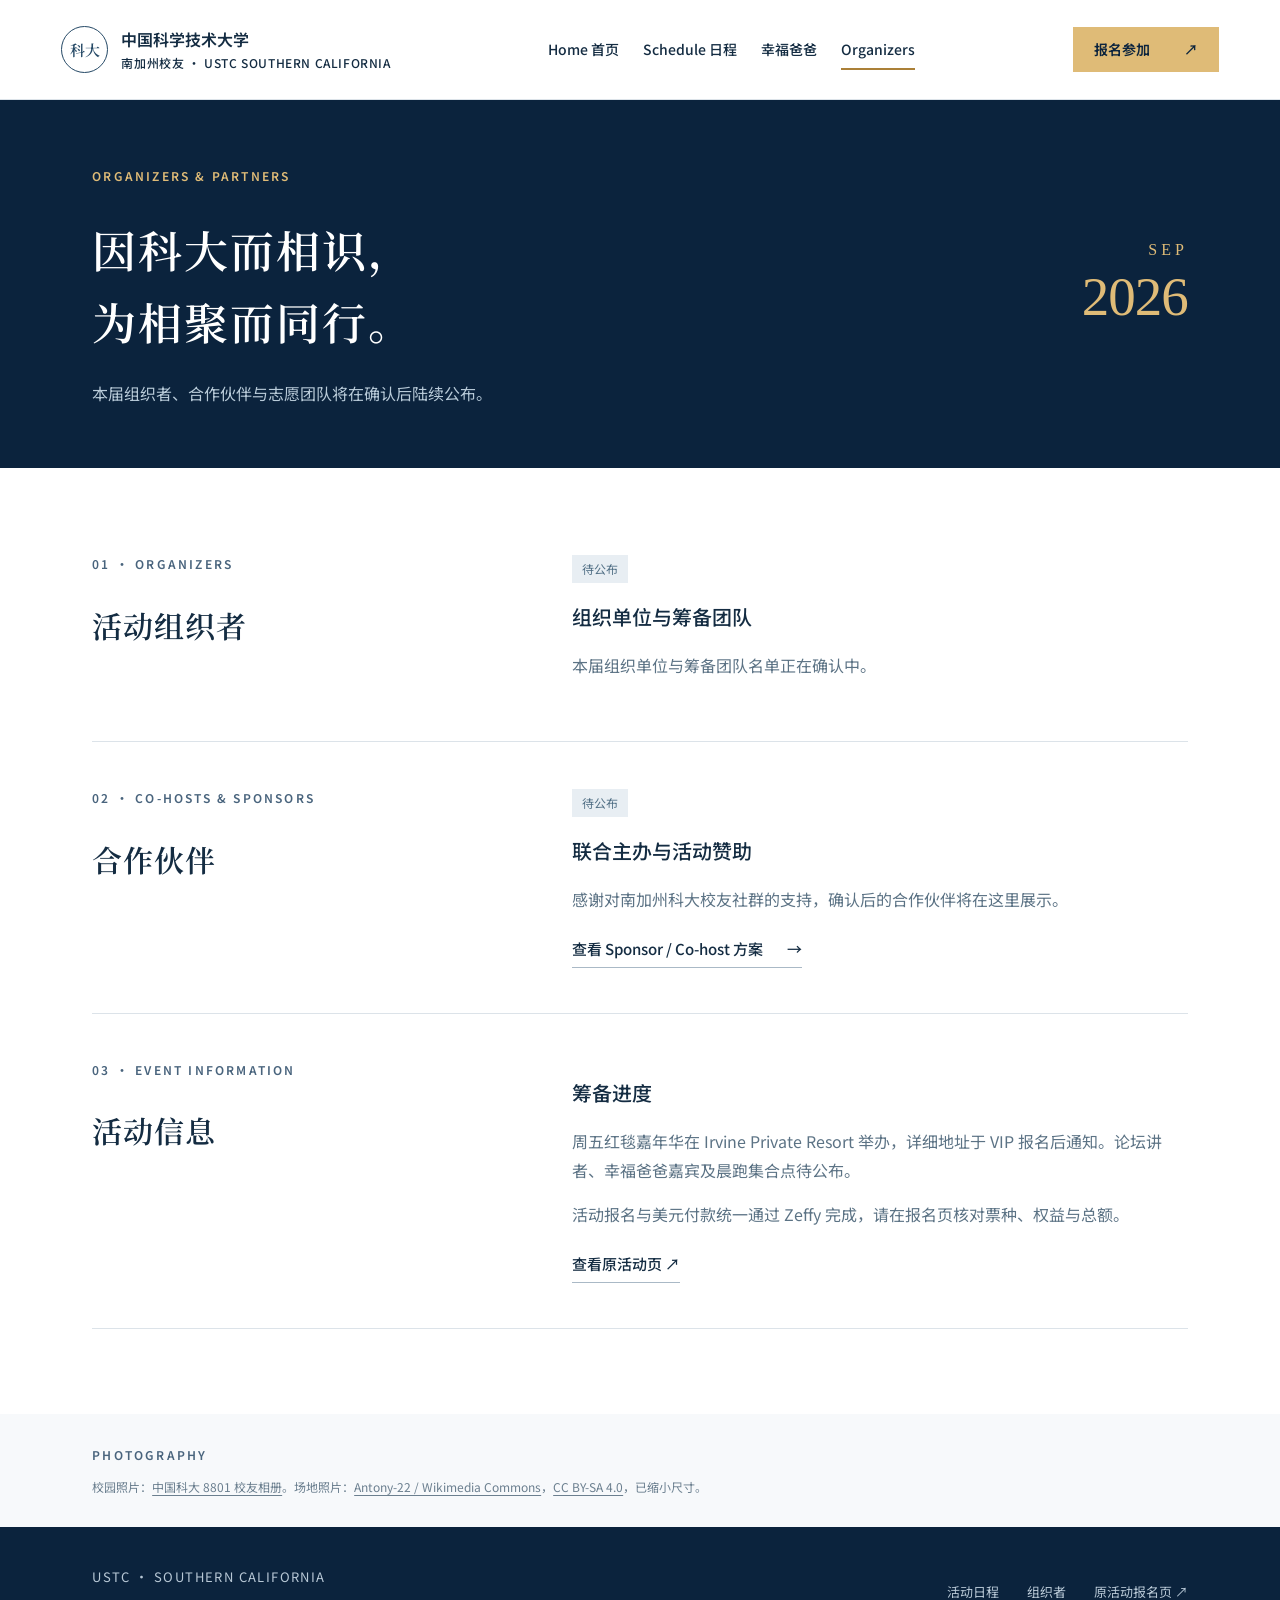
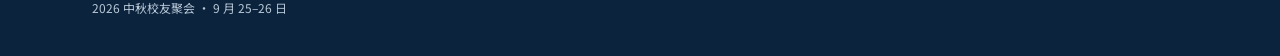
<file: organizers/index.html>
<!doctype html><html lang="zh-CN"><head><meta charset="utf-8"><meta name="viewport" content="width=device-width,initial-scale=1"><meta name="theme-color" content="#0b233d"><title>Organizers 组织者 | 2026 科大南加州中秋聚会</title><meta name="description" content="2026年9月25–26日，科大南加州校友中秋聚会。庆祝科大68周年、USTCAF31周年，相聚Irvine与Caltech，参加红毯嘉年华、校友论坛、晨跑及幸福爸爸活动。"><link rel="icon" href="data:image/svg+xml,%3Csvg xmlns='http://www.w3.org/2000/svg' viewBox='0 0 32 32'%3E%3Crect width='32' height='32' rx='7' fill='%230b233d'/%3E%3Cpath d='M23 7a11 11 0 1 0 2 17A10 10 0 0 1 23 7' fill='%23dfbb77'/%3E%3C/svg%3E"><link rel="stylesheet" href="../styles.css"><link rel="stylesheet" href="../responsive.css"><link rel="stylesheet" href="../supplement.css"><script src="../site.js" defer></script><script id="local-ticket-data" type="application/json">[{"id":"run","name":"校友与家属晨跑","en":"MORNING RUN","price":10,"date":"9 月 26 日 · 06:00–08:00","benefits":["校友与家属一同参加晨跑","活动 T-shirt + 简单早餐"],"existing":true},{"id":"student","name":"学生票","en":"STUDENT","price":31,"date":"9 月 26 日 · 白天","benefits":["白天论坛","10 道川菜中餐"],"existing":true},{"id":"alumni","name":"校友票","en":"ALUMNI","price":68,"date":"9 月 26 日 · 白天","benefits":["白天论坛","10 道川菜中餐"],"existing":true},{"id":"vip","name":"VIP","en":"RED CARPET CARNIVAL","price":135,"date":"9 月 25 日 · 周五","benefits":["红毯嘉年华","Irvine Private Resort 相聚"],"existing":true},{"id":"vvip","name":"VVIP","en":"HAPPY FATHERS","price":500,"date":"9 月 25 日 · 周五","inherits":"vip","benefits":["与 Top 3 幸福爸爸私下交流"],"existing":true},{"id":"sponsor","name":"Sponsor","en":"活动赞助","price":1000,"date":"9 月 25 日 · 周五","inherits":"vvip","benefits":["与市长私下交流"],"existing":true},{"id":"cohost","name":"Co-host","en":"联合主办","price":3000,"date":"9 月 25 日 · 周五","inherits":"sponsor","benefits":["与联邦议员交流合影"],"existing":true}]</script></head><body><a class="skip-link" href="#main">跳至正文</a><header class="site-header"><a class="brand" href="../index.html"><span class="brand-mark" aria-hidden="true">科大</span><span>中国科学技术大学<span class="brand-sub">南加州校友 · USTC SOUTHERN CALIFORNIA</span></span></a><nav aria-label="主导航"><a href="../index.html" >Home 首页</a><a href="../schedule/index.html" >Schedule 日程</a><a href="../happy-fathers/index.html" >幸福爸爸</a><a href="index.html" class="active" aria-current="page">Organizers</a></nav><a class="button small gold" href="../index.html#tickets">报名参加 <span aria-hidden="true">↗</span></a></header><main id="main"><section class="subhero"><div><p class="eyebrow">ORGANIZERS & PARTNERS</p><h1>因科大而相识，<br>为相聚而同行。</h1><p>本届组织者、合作伙伴与志愿团队将在确认后陆续公布。</p></div><span class="subhero-date">SEP<br><strong>2026</strong></span></section><section class="section organizers-body"><div class="organizer-row"><div><p class="eyebrow blue">01 · ORGANIZERS</p><h2>活动组织者</h2></div><div><span class="status-tag">待公布</span><h3>组织单位与筹备团队</h3><p>本届组织单位与筹备团队名单正在确认中。</p></div></div><div class="organizer-row"><div><p class="eyebrow blue">02 · CO-HOSTS & SPONSORS</p><h2>合作伙伴</h2></div><div><span class="status-tag">待公布</span><h3>联合主办与活动赞助</h3><p>感谢对南加州科大校友社群的支持，确认后的合作伙伴将在这里展示。</p><a class="text-link" href="../index.html#tickets">查看 Sponsor / Co-host 方案 <span aria-hidden="true">→</span></a></div></div><div class="organizer-row"><div><p class="eyebrow blue">03 · EVENT INFORMATION</p><h2>活动信息</h2></div><div><h3>筹备进度</h3><p>周五红毯嘉年华在 Irvine Private Resort 举办，详细地址于 VIP 报名后通知。论坛讲者、幸福爸爸嘉宾及晨跑集合点待公布。</p><p>活动报名与美元付款统一通过 Zeffy 完成，请在报名页核对票种、权益与总额。</p><a class="text-link" href="https://www.zeffy.com/en-US/ticketing/ustcaf2026" target="_blank" rel="noopener noreferrer">查看原活动页 ↗</a></div></div></section><section class="section credits"><p class="eyebrow blue">PHOTOGRAPHY</p><p>校园照片：<a href="https://aga.ustc.edu.cn/class_8801/bjxc.htm" target="_blank" rel="noopener noreferrer">中国科大 8801 校友相册</a>。场地照片：<a href="https://commons.wikimedia.org/wiki/File:Chen_Laboratory_Caltech_2022c.jpg" target="_blank" rel="noopener noreferrer">Antony-22 / Wikimedia Commons</a>，<a href="https://creativecommons.org/licenses/by-sa/4.0/" target="_blank" rel="noopener noreferrer">CC BY-SA 4.0</a>，已缩小尺寸。</p></section></main><footer><div><span>USTC · SOUTHERN CALIFORNIA</span><p>2026 中秋校友聚会 · 9 月 25–26 日</p></div><div class="footer-links"><a href="../schedule/index.html">活动日程</a><a href="index.html">组织者</a><a href="https://www.zeffy.com/en-US/ticketing/ustcaf2026" target="_blank" rel="noopener noreferrer">原活动报名页 ↗</a></div></footer><dialog id="payment-dialog" aria-labelledby="payment-title"><div class="dialog-header"><p class="eyebrow blue">REGISTRATION · USD</p><button type="button" class="close-dialog" aria-label="关闭报名窗口">×</button></div><h2 id="payment-title">报名与付款</h2><p id="payment-selection" class="payment-selection"></p><p id="payment-description"></p><div class="payment-method"><div><strong>Zeffy 线上报名</strong><p>选择票种并使用美元结账</p></div><a id="zeffy-pay" class="button gold" href="https://www.zeffy.com/en-US/ticketing/ustcaf2026" target="_blank" rel="noopener noreferrer">前往 Zeffy 报名 ↗</a><p id="zeffy-pending" class="pending-method" hidden>此票种尚未在 Zeffy 上架，报名开放后更新。</p></div><p class="dialog-note">报名页将在新窗口打开，请选择对应票种与数量。</p></dialog></body></html>
</file>
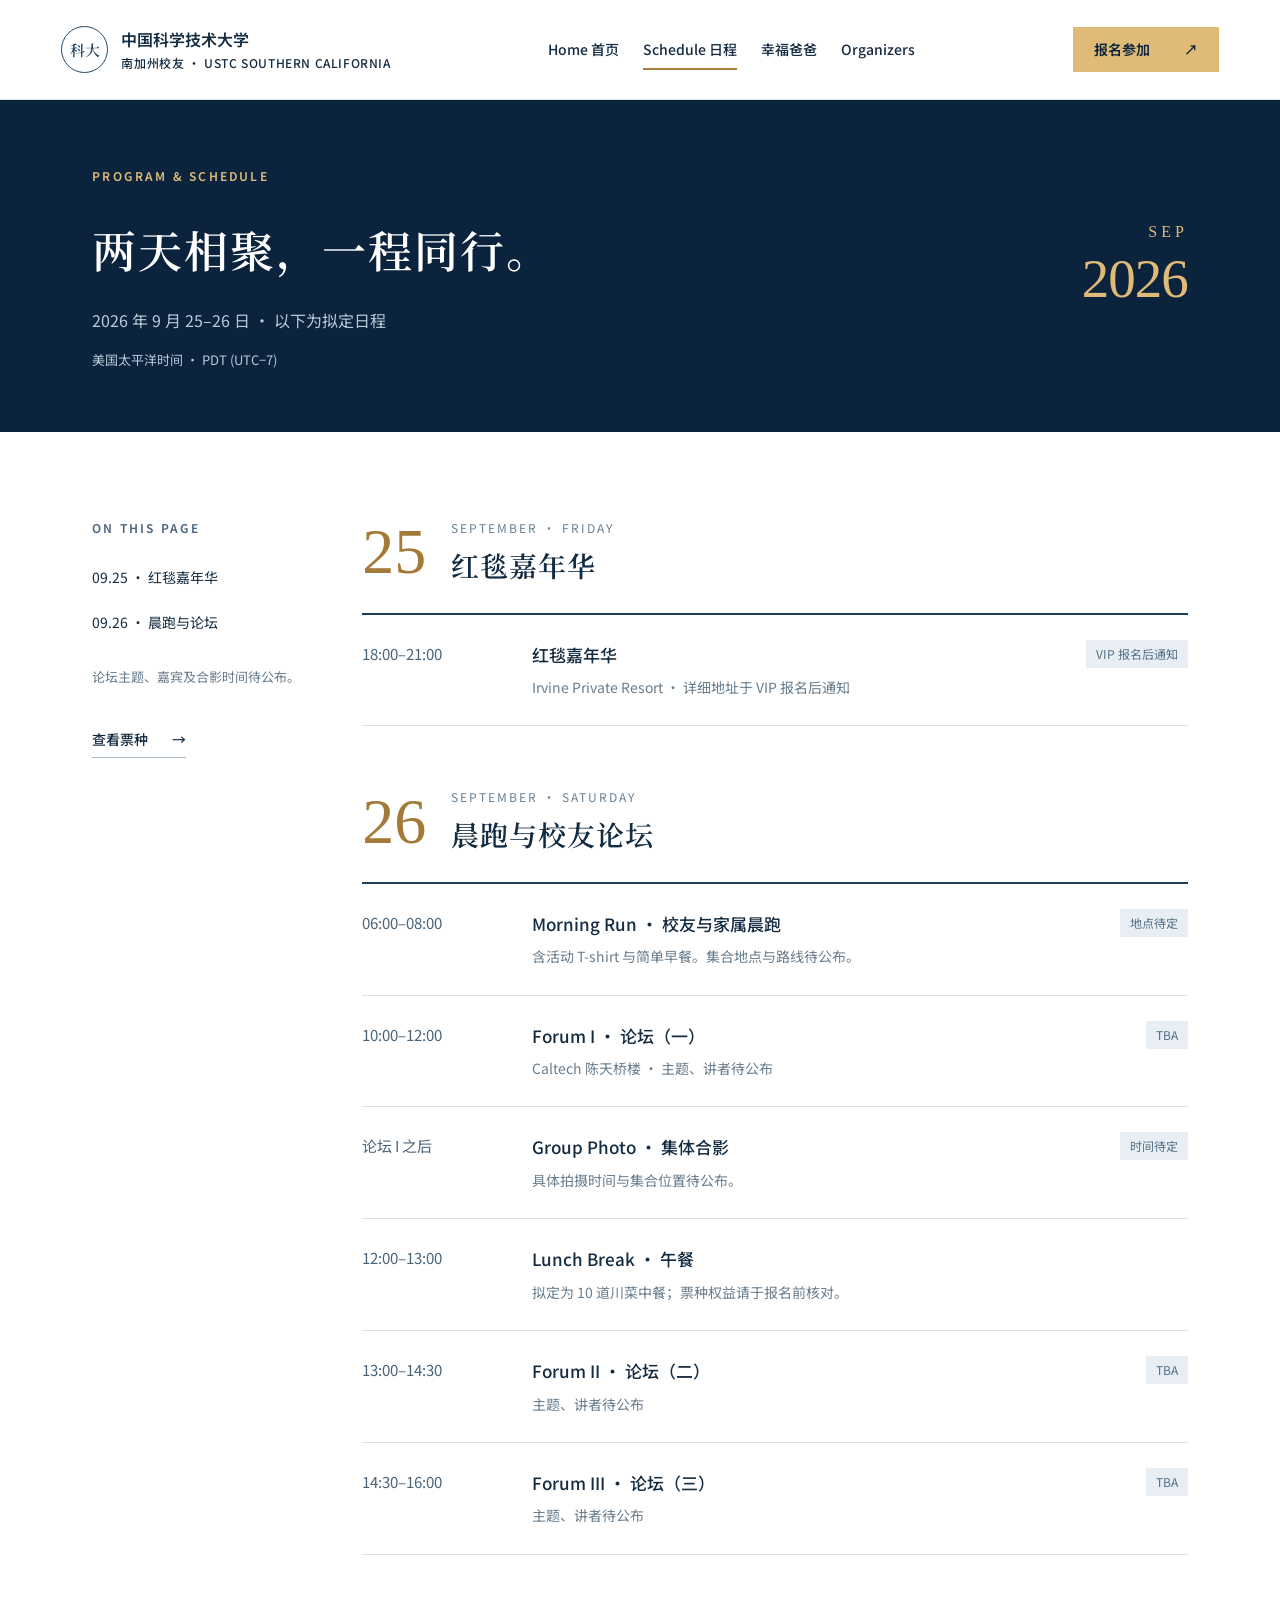
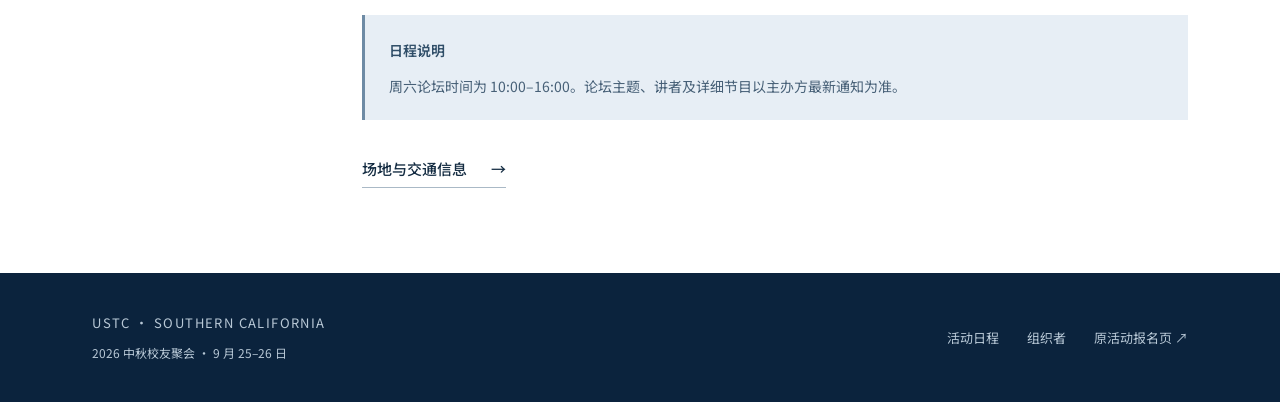
<file: schedule/index.html>
<!doctype html><html lang="zh-CN"><head><meta charset="utf-8"><meta name="viewport" content="width=device-width,initial-scale=1"><meta name="theme-color" content="#0b233d"><title>Schedule 活动日程 | 2026 科大南加州中秋聚会</title><meta name="description" content="2026年9月25–26日，科大南加州校友中秋聚会。庆祝科大68周年、USTCAF31周年，相聚Irvine与Caltech，参加红毯嘉年华、校友论坛、晨跑及幸福爸爸活动。"><link rel="icon" href="data:image/svg+xml,%3Csvg xmlns='http://www.w3.org/2000/svg' viewBox='0 0 32 32'%3E%3Crect width='32' height='32' rx='7' fill='%230b233d'/%3E%3Cpath d='M23 7a11 11 0 1 0 2 17A10 10 0 0 1 23 7' fill='%23dfbb77'/%3E%3C/svg%3E"><link rel="stylesheet" href="../styles.css"><link rel="stylesheet" href="../responsive.css"><link rel="stylesheet" href="../supplement.css"><script src="../site.js" defer></script><script id="local-ticket-data" type="application/json">[{"id":"run","name":"校友与家属晨跑","en":"MORNING RUN","price":10,"date":"9 月 26 日 · 06:00–08:00","benefits":["校友与家属一同参加晨跑","活动 T-shirt + 简单早餐"],"existing":true},{"id":"student","name":"学生票","en":"STUDENT","price":31,"date":"9 月 26 日 · 白天","benefits":["白天论坛","10 道川菜中餐"],"existing":true},{"id":"alumni","name":"校友票","en":"ALUMNI","price":68,"date":"9 月 26 日 · 白天","benefits":["白天论坛","10 道川菜中餐"],"existing":true},{"id":"vip","name":"VIP","en":"RED CARPET CARNIVAL","price":135,"date":"9 月 25 日 · 周五","benefits":["红毯嘉年华","Irvine Private Resort 相聚"],"existing":true},{"id":"vvip","name":"VVIP","en":"HAPPY FATHERS","price":500,"date":"9 月 25 日 · 周五","inherits":"vip","benefits":["与 Top 3 幸福爸爸私下交流"],"existing":true},{"id":"sponsor","name":"Sponsor","en":"活动赞助","price":1000,"date":"9 月 25 日 · 周五","inherits":"vvip","benefits":["与市长私下交流"],"existing":true},{"id":"cohost","name":"Co-host","en":"联合主办","price":3000,"date":"9 月 25 日 · 周五","inherits":"sponsor","benefits":["与联邦议员交流合影"],"existing":true}]</script></head><body><a class="skip-link" href="#main">跳至正文</a><header class="site-header"><a class="brand" href="../index.html"><span class="brand-mark" aria-hidden="true">科大</span><span>中国科学技术大学<span class="brand-sub">南加州校友 · USTC SOUTHERN CALIFORNIA</span></span></a><nav aria-label="主导航"><a href="../index.html" >Home 首页</a><a href="index.html" class="active" aria-current="page">Schedule 日程</a><a href="../happy-fathers/index.html" >幸福爸爸</a><a href="../organizers/index.html" >Organizers</a></nav><a class="button small gold" href="../index.html#tickets">报名参加 <span aria-hidden="true">↗</span></a></header><main id="main"><section class="subhero"><div><p class="eyebrow">PROGRAM & SCHEDULE</p><h1>两天相聚，一程同行。</h1><p>2026 年 9 月 25–26 日 · 以下为拟定日程</p><p class="timezone">美国太平洋时间 · PDT (UTC−7)</p></div><span class="subhero-date">SEP<br><strong>2026</strong></span></section><section class="section schedule-layout"><aside class="schedule-aside"><p class="eyebrow blue">ON THIS PAGE</p><a href="#friday">09.25 · 红毯嘉年华</a><a href="#saturday">09.26 · 晨跑与论坛</a><p>论坛主题、嘉宾及合影时间待公布。</p><a class="text-link" href="../index.html#tickets">查看票种 <span aria-hidden="true">→</span></a></aside><div class="schedule-content"><section id="friday" class="schedule-day"><div class="day-heading"><span>25</span><div><p>SEPTEMBER · FRIDAY</p><h2>红毯嘉年华</h2></div></div><ul><li class="schedule-row"><div class="schedule-time">18:00–21:00</div><div><h3>红毯嘉年华</h3><p>Irvine Private Resort · 详细地址于 VIP 报名后通知</p></div><span class="status-tag">VIP 报名后通知</span></li></ul></section><section id="saturday" class="schedule-day"><div class="day-heading"><span>26</span><div><p>SEPTEMBER · SATURDAY</p><h2>晨跑与校友论坛</h2></div></div><ul><li class="schedule-row"><div class="schedule-time">06:00–08:00</div><div><h3>Morning Run · 校友与家属晨跑</h3><p>含活动 T-shirt 与简单早餐。集合地点与路线待公布。</p></div><span class="status-tag">地点待定</span></li><li class="schedule-row"><div class="schedule-time">10:00–12:00</div><div><h3>Forum I · 论坛（一）</h3><p>Caltech 陈天桥楼 · 主题、讲者待公布</p></div><span class="status-tag">TBA</span></li><li class="schedule-row"><div class="schedule-time">论坛 I 之后</div><div><h3>Group Photo · 集体合影</h3><p>具体拍摄时间与集合位置待公布。</p></div><span class="status-tag">时间待定</span></li><li class="schedule-row"><div class="schedule-time">12:00–13:00</div><div><h3>Lunch Break · 午餐</h3><p>拟定为 10 道川菜中餐；票种权益请于报名前核对。</p></div></li><li class="schedule-row"><div class="schedule-time">13:00–14:30</div><div><h3>Forum II · 论坛（二）</h3><p>主题、讲者待公布</p></div><span class="status-tag">TBA</span></li><li class="schedule-row"><div class="schedule-time">14:30–16:00</div><div><h3>Forum III · 论坛（三）</h3><p>主题、讲者待公布</p></div><span class="status-tag">TBA</span></li></ul></section><div class="notice schedule-note"><span>日程说明</span><p>周六论坛时间为 10:00–16:00。论坛主题、讲者及详细节目以主办方最新通知为准。</p></div><a class="text-link" href="../index.html#venue">场地与交通信息 <span aria-hidden="true">→</span></a></div></section></main><footer><div><span>USTC · SOUTHERN CALIFORNIA</span><p>2026 中秋校友聚会 · 9 月 25–26 日</p></div><div class="footer-links"><a href="index.html">活动日程</a><a href="../organizers/index.html">组织者</a><a href="https://www.zeffy.com/en-US/ticketing/ustcaf2026" target="_blank" rel="noopener noreferrer">原活动报名页 ↗</a></div></footer><dialog id="payment-dialog" aria-labelledby="payment-title"><div class="dialog-header"><p class="eyebrow blue">REGISTRATION · USD</p><button type="button" class="close-dialog" aria-label="关闭报名窗口">×</button></div><h2 id="payment-title">报名与付款</h2><p id="payment-selection" class="payment-selection"></p><p id="payment-description"></p><div class="payment-method"><div><strong>Zeffy 线上报名</strong><p>选择票种并使用美元结账</p></div><a id="zeffy-pay" class="button gold" href="https://www.zeffy.com/en-US/ticketing/ustcaf2026" target="_blank" rel="noopener noreferrer">前往 Zeffy 报名 ↗</a><p id="zeffy-pending" class="pending-method" hidden>此票种尚未在 Zeffy 上架，报名开放后更新。</p></div><p class="dialog-note">报名页将在新窗口打开，请选择对应票种与数量。</p></dialog></body></html>
</file>
<file: styles.css>
@import url('https://fonts.googleapis.com/css2?family=Noto+Sans+SC:wght@400;500;600;700&family=Noto+Serif+SC:wght@500;600;700&display=swap');
:root{--navy:#0b233d;--navy-light:#193b59;--gold:#dfbb77;--paper:#f7f9fb;--ink:#142c42;--muted:#5b6c7c;--line:#dce3e9;--serif:'Noto Serif SC','Songti SC',serif;--sans:'Noto Sans SC','Microsoft YaHei',sans-serif;color-scheme:light}*{box-sizing:border-box}html{scroll-behavior:smooth;scroll-padding-top:110px}body{margin:0;background:var(--paper);color:var(--ink);font:16px/1.8 var(--sans)}a{color:inherit;text-decoration:none}button,input,select{font:inherit}a:focus-visible,button:focus-visible{outline:3px solid #b67824;outline-offset:5px}button,a{-webkit-tap-highlight-color:transparent}.site-header{display:flex;align-items:center;justify-content:space-between;gap:30px;min-height:100px;padding:20px 4.8%;background:#fff;border-bottom:1px solid var(--line)}.brand{display:flex;align-items:center;gap:13px;font-weight:600;line-height:1.5;font-size:17px}.brand-mark{display:grid;place-items:center;border:1px solid #254966;border-radius:50%;width:47px;height:47px;color:#254966;font:600 15px var(--serif)}.brand-sub{display:block;font-size:10px;letter-spacing:1px;font-weight:500;margin-top:3px}.site-header nav{display:flex;gap:30px;align-items:center;font-size:14px;font-weight:500}.site-header nav a{padding:8px 0;position:relative}.site-header nav a.active:after{content:'';height:2px;position:absolute;bottom:0;left:0;right:0;background:#ab8038}.button{display:inline-flex;align-items:center;justify-content:space-between;gap:34px;min-height:50px;padding:12px 24px;border:1px solid transparent;font-size:15px;font-weight:600;cursor:pointer;transition:background .2s,transform .2s}.button:hover{transform:translateY(-2px)}.button.gold{background:var(--gold);color:var(--navy)}.button.gold:hover{background:#eccc93}.button.small{min-height:44px;padding:9px 20px;font-size:14px}.button.outline{border-color:#b3c0cb;color:var(--ink);background:transparent}.button.outline:hover{background:#edf2f6}.hero{background:var(--navy);color:#fff;display:grid;grid-template-columns:1fr 1fr;position:relative;padding:80px 7.2% 0;overflow:hidden}.hero-copy{padding:0 0 65px;position:relative;z-index:1}.eyebrow{font-size:12px;font-weight:600;letter-spacing:2.2px;color:var(--gold);margin:0 0 26px}.eyebrow.blue{color:#49647d}h1,h2,h3,p{margin-top:0}h1{font:600 clamp(48px,5vw,76px)/1.3 var(--serif);letter-spacing:4px;margin-bottom:22px}.title-dot{color:var(--gold)}.hero-description{color:#d9e2e9;font-size:19px;line-height:1.8;letter-spacing:2px}.hero-actions{display:flex;align-items:center;gap:30px;margin-top:34px}.text-link{display:inline-flex;align-items:center;gap:24px;font-size:15px;font-weight:500;border-bottom:1px solid #aab9c6;padding:5px 0}.text-link.light{color:#e9eef2;border-color:#6e8193}.hero-visual{display:flex;justify-content:center;flex-direction:column;align-items:flex-end;padding:30px;color:var(--gold)}.hero-year{font-family:Georgia,serif;font-size:clamp(90px,11vw,180px);line-height:1}.hero-date-display{font-size:25px;letter-spacing:3px;margin:28px 0 10px}.hero-date-display span{opacity:.4}.hero-facts{grid-column:1/-1;display:grid;grid-template-columns:1fr 1.1fr 1fr;border-top:1px solid #435366;padding:27px 0 33px;gap:30px;position:relative;z-index:1}.hero-facts>div+div{border-left:1px solid #435366;padding-left:45px}.fact-label{display:block;font-size:11px;letter-spacing:1.5px;color:#a7b9c9;margin-bottom:7px}.hero-facts strong{font-size:16px;font-weight:500}.section{padding:85px 7.2%;scroll-margin-top:20px}.intro{display:grid;grid-template-columns:1fr 2fr;gap:8%;background:#fff}.intro .eyebrow{padding-top:9px}.intro>div{max-width:760px}h2{font:600 clamp(28px,3vw,40px)/1.6 var(--serif);letter-spacing:1px;margin-bottom:24px}.intro p:not(.eyebrow){color:var(--muted);line-height:2}.section-heading{display:flex;justify-content:space-between;gap:40px;align-items:flex-end;margin-bottom:40px}.section-heading .eyebrow{margin-bottom:12px}.section-heading h2{margin:0}.section-heading>p{font-size:14px;color:var(--muted)}.ticket-grid{display:grid;grid-template-columns:repeat(3,1fr);gap:22px}.ticket-card{padding:33px 28px;border:1px solid var(--line);background:#fff;display:flex;flex-direction:column;align-items:stretch}.ticket-card>p:first-child{font-size:13px;letter-spacing:1px}.ticket-card h3{font:400 64px/1.2 Georgia,serif;margin:12px 0 24px}.ticket-card h3 span{font-size:25px;vertical-align:super;margin-right:5px}.ticket-card>p{color:var(--muted);font-size:15px}.ticket-card .button{margin-top:auto}.ticket-card.featured{background:var(--navy);color:#fff;border-color:var(--navy)}.ticket-card.featured p{color:#dce5ed}footer{padding:38px 7.2%;background:var(--navy);color:#b8c8d6;display:flex;justify-content:space-between;align-items:center;gap:25px;font-size:13px}footer span{letter-spacing:1.4px}footer p{margin:0}@media(max-width:1100px){.site-header{gap:15px;padding:20px 4%}.site-header nav{gap:18px;font-size:13px}.brand{font-size:15px}.brand-sub{font-size:9px}.hero{padding-left:6%;padding-right:6%}.hero-visual{padding:0}.hero-facts>div+div{padding-left:24px}}@media(max-width:760px){.site-header{flex-wrap:wrap;padding:16px 5%;gap:15px}.brand{font-size:15px}.brand-sub{font-size:9px}.brand-mark{width:40px;height:40px}.site-header nav{order:3;width:100%;justify-content:space-between;gap:10px;border-top:1px solid var(--line);padding-top:10px}.site-header .button{padding:8px 12px;gap:10px;font-size:13px}.hero{grid-template-columns:1fr;padding:48px 6% 0}.hero-copy{padding-bottom:42px}h1{font-size:48px}.hero-description{font-size:17px}.hero-visual{align-items:flex-start;padding:5px 0 38px}.hero-year{font-size:80px}.hero-date-display{font-size:20px;margin-top:14px}.hero-facts{grid-template-columns:1fr;gap:20px;padding:25px 0}.hero-facts>div+div{border-left:0;padding-left:0}.hero-actions{gap:22px}.hero-actions .button{gap:24px}.section{padding:54px 6%}.intro{grid-template-columns:1fr;gap:5px}.intro .eyebrow{margin-bottom:18px}.section-heading{display:block;margin-bottom:28px}.section-heading>p{margin:12px 0 0}.ticket-grid{grid-template-columns:1fr}.ticket-card{padding:28px}.ticket-card h3{font-size:54px}footer{flex-direction:column;align-items:flex-start;padding:30px 6%;gap:10px}.eyebrow{font-size:11px}}@media(prefers-reduced-motion:reduce){html{scroll-behavior:auto}*{transition:none!important}}
/* Content layouts and final responsive treatment. */
[hidden]{display:none!important}.skip-link{position:absolute;top:-70px;left:20px;background:#fff;color:var(--navy);padding:12px;z-index:100}.skip-link:focus{top:10px}.brand-sub{font-size:12px;letter-spacing:.6px}.brand{font-size:16px}.site-header nav{gap:24px}.eyebrow,.fact-label{font-size:12px}.hero{grid-template-columns:.9fr 1.1fr;gap:0 40px;padding-top:70px}.hero-copy{padding-bottom:55px}.hero-photo{margin:15px 0 50px;align-self:center;position:relative}.hero-photo img{width:100%;height:365px;display:block;object-fit:cover;object-position:48% 50%;border-radius:0 80px 0 0}.hero-photo figcaption{display:flex;justify-content:space-between;gap:20px;align-items:center;padding:17px 0 0;border-bottom:1px solid #4c5a69;padding-bottom:15px;color:#e1ccaa;font:500 16px var(--serif)}.hero-photo small{font:12px var(--sans);color:#b3c2cf}.hero-facts strong{font-size:15px}.anniversary-strip{padding:19px 7.2%;display:flex;justify-content:space-between;gap:20px;background:#e9eff4;border-bottom:1px solid #d7e0e8;align-items:center}.anniversary-strip>span{font-size:12px;letter-spacing:1.5px;color:#50677d}.anniversary-strip p{margin:0;font-size:14px}.anniversary-strip strong{font:500 22px Georgia,serif;margin:0 5px}.anniversary-strip i{font-style:normal;margin:0 16px;color:#778998}.section-index{font-size:13px;color:#8d9caa;letter-spacing:2px;margin-top:95px}.intro>div:first-child{max-width:320px}.program-preview{padding-top:0;background:#fff}.day-preview-grid{display:grid;grid-template-columns:1fr 1fr;gap:25px}.day-preview{border:1px solid var(--line);padding:30px 36px;background:#f2f5f8;transition:border-color .2s}.day-preview:hover{border-color:#9aadbd}.day-preview>div{display:flex;align-items:center;gap:20px;font-size:12px;line-height:1.8;letter-spacing:1px;color:#5a6c7c}.day-number{font:400 64px Georgia,serif;color:var(--navy)}.day-preview h3{font:600 26px var(--serif);margin:28px 0 15px}.day-preview p{font-size:15px;color:var(--muted)}.day-more{display:flex;justify-content:space-between;border-top:1px solid #ccd6df;padding-top:17px;margin-top:25px;font-size:14px}.friday{background:var(--navy);color:#fff;border-color:var(--navy)}.friday .day-number{color:var(--gold)}.friday>div,.friday p{color:#bfcdd9}.friday .day-more{border-color:#496073}.section-note{font-size:13px;color:#657687;margin:22px 0 0;line-height:1.9}.tickets{background:#f1f5f8}.notice{background:#e7eef5;border-left:3px solid #6e8ba5;display:flex;gap:25px;padding:20px 24px;margin-bottom:30px}.notice>span{white-space:nowrap;font-size:14px;font-weight:600;color:#304e68}.notice p{font-size:14px;color:#476077;margin:0;line-height:1.9}.ticket-grid{grid-template-columns:repeat(3,minmax(0,1fr))}.ticket-top{display:flex;justify-content:space-between;gap:8px;align-items:center;min-height:27px}.ticket-top p{font-size:12px;letter-spacing:1px;margin:0;color:#647c91}.ticket-badge{font-size:12px;border:1px solid #6b8397;padding:2px 8px;color:var(--gold)}.ticket-card .ticket-name{font:600 20px/1.5 var(--sans);margin:17px 0 12px}.ticket-price{font:400 59px/1.2 Georgia,serif;margin-bottom:20px}.ticket-price>span{font-size:25px;vertical-align:super;margin-right:3px}.ticket-price small{font:12px var(--sans);margin-left:10px;color:#6c8193}.featured .ticket-price small{color:#abc0d1}.ticket-card .ticket-date{font-size:13px;margin-bottom:19px;padding-bottom:18px;border-bottom:1px solid var(--line)}.ticket-card ul{list-style:none;padding:0;margin:0 0 30px;min-height:65px;font-size:15px}.ticket-card li{margin:5px 0;padding-left:18px;position:relative}.ticket-card li:before{content:'·';position:absolute;left:0;font-size:21px;line-height:1.3;color:#9d7635}.ticket-card .ticket-status{font-size:12px;margin:13px 0 0;text-align:center;color:#63798b}.featured .ticket-status{color:#b4c5d2}.featured .ticket-date{border-color:#40586e}.payment-strip{display:flex;gap:27px;align-items:center;flex-wrap:wrap;font-size:13px;margin-top:30px;padding:22px 0;border-bottom:1px solid #d7e1e8;color:#536c80}.payment-strip>span:first-child{font-weight:600;color:var(--ink)}.payment-strip strong{font-weight:500;color:var(--ink)}.father-banner{padding:64px 9%;display:grid;grid-template-columns:1fr 1fr;align-items:center;background:var(--navy);color:#fff;gap:50px}.father-banner h2{font-size:38px;line-height:1.6}.father-banner p:not(.eyebrow){color:#c0ced9;font-size:16px}.father-type{border-left:1px solid #445970;padding-left:90px;display:flex;flex-direction:column;font:500 76px/1.6 var(--serif);letter-spacing:10px;color:#b8cad8}.gold-dot{color:var(--gold)}.venue{background:#fff}.venue-grid{display:grid;grid-template-columns:1.25fr 1fr;gap:50px}.venue figure{margin:0}.venue img{display:block;width:100%;height:350px;object-fit:cover}.venue figcaption{font-size:12px;line-height:1.7;color:#6c7d8d;margin-top:12px}.venue figcaption a,.credits a{text-decoration:underline;text-underline-offset:3px}.venue-tag{font-size:12px;letter-spacing:1.5px;color:#657a8c}.venue h3{font:500 26px/1.4 Georgia,serif;margin:18px 0 4px}.building-number{font-size:14px;color:#61798d}.venue address{font-style:normal;font-size:16px;line-height:1.7;margin-bottom:24px;color:#496379}.venue-note{margin-top:25px}.venue-note p{font-size:13px;line-height:1.9;margin-bottom:13px;color:#657687}.venue-note strong{font-weight:500;color:#29465f}.sponsors{background:#eaf0f5}.sponsor-slots{display:grid;grid-template-columns:1fr 1fr;gap:28px}.sponsor-slot{padding:35px;background:#f6f9fc;border:1px solid #d8e1e9;text-align:center}.sponsor-slot span{display:block;color:#5e7689;font-size:12px;letter-spacing:2px;margin-bottom:18px}.sponsor-slot strong{font-size:20px;font-weight:500;color:#637687}footer p{margin-top:8px;font-size:12px}.footer-links{display:flex;gap:28px}.subhero{padding:65px 7.2% 60px;background:var(--navy);color:#fff;display:flex;justify-content:space-between;gap:40px;align-items:center}.subhero h1{font-size:44px;letter-spacing:2px;line-height:1.65;margin-bottom:20px}.subhero p:not(.eyebrow){font-size:16px;line-height:1.9;color:#b9cbd9;margin-bottom:0}.subhero .timezone{font-size:13px!important;padding-top:12px}.subhero-date{font:16px/1.3 Georgia,serif;letter-spacing:4px;color:var(--gold);text-align:right}.subhero-date strong{font-size:72px;font-weight:400;letter-spacing:-1px}.schedule-layout{display:grid;grid-template-columns:210px 1fr;gap:60px;background:#fff}.schedule-aside{align-self:start;position:sticky;top:35px}.schedule-aside>a{display:block;margin:20px 0;font-size:14px}.schedule-aside>p:not(.eyebrow){font-size:13px;color:#657b8b;margin-top:30px}.schedule-aside .text-link{display:inline-flex}.schedule-day{scroll-margin-top:30px;margin-bottom:60px}.day-heading{display:flex;align-items:center;gap:25px;margin-bottom:25px}.day-heading>span{font:400 64px/1 Georgia,serif;color:#a47a38}.day-heading p{font-size:12px;letter-spacing:2px;color:#678195;margin-bottom:4px}.day-heading h2{font-size:28px;margin:0}.schedule-day ul{list-style:none;padding:0;margin:0;border-top:2px solid #1e3e57}.schedule-row{display:grid;grid-template-columns:150px 1fr auto;gap:20px;align-items:start;border-bottom:1px solid #d8e2e9;padding:25px 0}.schedule-time{font-size:15px;white-space:nowrap;color:#48647b}.schedule-row h3{font-size:17px;font-weight:500;margin-bottom:5px}.schedule-row p{font-size:14px;line-height:1.8;margin:0;color:#687d8d}.status-tag{display:inline-block;font-size:12px;line-height:1.5;padding:5px 10px;background:#e8eef3;color:#527086;white-space:nowrap}.schedule-note{display:block}.schedule-note p{margin-top:10px}.father-intro{display:grid;grid-template-columns:.8fr 1.2fr;align-items:center;gap:9%;background:#fff}.father-intro>div>p:not(.eyebrow){color:#5d7487}.father-number{border-right:1px solid #d9e2e9;text-align:center;padding:0 40px 0 0;color:#a07a39}.father-number>span{font:20px Georgia,serif;letter-spacing:8px}.father-number strong{display:block;font:400 190px/1 Georgia,serif}.father-number p{font:500 24px var(--serif);letter-spacing:8px;color:var(--navy)!important;margin:20px 0 0}.guest-section{background:#eaf0f5}.guest-list{display:grid;grid-template-columns:repeat(3,1fr);gap:30px}.guest-list>div{padding:25px 0;border-top:1px solid #9fabb5}.guest-list span{font:400 24px Georgia,serif;color:#71879a}.guest-list h3{font:500 25px var(--serif);margin:35px 0 12px}.guest-list p{font-size:13px;color:#61788b}.organizers-body{background:#fff}.organizer-row{display:grid;grid-template-columns:1fr 1.5fr;gap:70px;border-bottom:1px solid var(--line);padding:45px 0}.organizer-row:first-child{padding-top:0}.organizer-row h2{font-size:30px;margin:0}.organizer-row h3{font-size:20px;font-weight:500;margin:16px 0}.organizer-row p:not(.eyebrow){font-size:16px;color:#5c7385}.credits{padding-top:30px;padding-bottom:30px}.credits .eyebrow{margin-bottom:10px}.credits p:not(.eyebrow){font-size:12px;color:#6b7f8f;margin:0}dialog{width:min(590px,calc(100% - 32px));max-height:88dvh;padding:30px;border:0;box-shadow:0 20px 100px #03142555;color:var(--ink);background:#fff}dialog::backdrop{background:#03172bb3;backdrop-filter:blur(4px)}.dialog-header{display:flex;justify-content:space-between;align-items:start}.dialog-header .eyebrow{margin-bottom:10px}.close-dialog{border:0;background:#edf2f6;color:#365268;font:26px/1 var(--sans);width:36px;height:36px;cursor:pointer}.dialog-header+h2{font-size:27px;margin-bottom:12px}.payment-selection{font-size:20px;font-weight:500;margin-bottom:12px}#payment-description{font-size:14px;color:#5a7184;line-height:1.8}.payment-method{border-top:1px solid var(--line);padding:18px 0 5px}.payment-method strong{font-size:15px;font-weight:600}.payment-method p{font-size:14px;line-height:1.8;color:#607589;margin:5px 0 12px}.payment-method .button{margin:4px 0 12px;font-size:14px}.dialog-note{font-size:12px;color:#718492;line-height:1.8;margin:12px 0 0}button:disabled{opacity:.6;cursor:wait}@media(min-width:1450px){.hero-photo img{height:410px}.hero{padding-top:90px}.hero-copy{padding-bottom:80px}}@media(max-width:1200px){.brand-sub{font-size:10px}.site-header nav{gap:18px}.hero{gap:25px}.hero-photo img{height:340px}.hero-photo figcaption{display:block}.hero-photo small{display:block;margin-top:7px}.father-type{padding-left:60px}.schedule-layout{gap:40px;grid-template-columns:170px 1fr}.schedule-row{grid-template-columns:125px 1fr auto}.venue-grid{gap:35px}.ticket-card{padding:28px 23px}.ticket-price{font-size:52px}}@media(max-width:950px){.hero{grid-template-columns:1fr 1fr;gap:30px}.hero h1{font-size:50px}.hero-actions{gap:18px;flex-wrap:wrap}.hero-photo img{height:330px}.hero-facts>div+div{padding-left:17px}.hero-facts{gap:15px}.hero-facts strong{font-size:13px}.brand{font-size:14px}.brand-sub{font-size:9px}.site-header nav{gap:14px}.site-header .button.small{padding:9px 12px}.ticket-grid{grid-template-columns:repeat(2,minmax(0,1fr))}.venue-grid{grid-template-columns:1fr 1fr}.venue img{height:310px}.schedule-row{grid-template-columns:115px 1fr;gap:13px}.schedule-row .status-tag{grid-column:2;justify-self:start}.father-type{font-size:60px;padding-left:40px}.subhero h1{font-size:38px}}@media(max-width:760px){.brand-sub{font-size:10px}.brand{font-size:14px}.site-header nav{gap:12px;font-size:13px}.site-header .button.small{font-size:12px}.hero{grid-template-columns:1fr;padding-top:42px;gap:0}.hero h1{font-size:49px;letter-spacing:3px}.hero-copy{padding-bottom:37px}.hero-photo{margin:0 0 32px}.hero-photo img{height:auto;aspect-ratio:1.55;object-fit:cover;border-radius:0 54px 0 0}.hero-photo figcaption{display:flex;font-size:13px}.hero-photo small{font-size:12px;margin:0}.hero-facts{grid-template-columns:1fr;gap:18px}.hero-facts strong{font-size:15px}.hero-facts>div+div{padding-left:0}.hero-facts>div{display:grid;grid-template-columns:140px 1fr;gap:15px;align-items:center}.fact-label{font-size:11px;margin:0}.anniversary-strip{padding:17px 6%}.anniversary-strip>span{display:none}.anniversary-strip p{font-size:12px;line-height:1.9}.anniversary-strip i{margin:0 5px}.anniversary-strip strong{font-size:19px}.intro{gap:10px}.section-index{display:none}.intro h2{font-size:29px}.eyebrow{font-size:12px;letter-spacing:1.4px}.day-preview-grid{grid-template-columns:1fr}.day-preview{padding:26px}.day-preview h3{font-size:25px;margin-top:20px}.section-heading h2{font-size:29px}.section-heading>.text-link{margin-top:15px}.section-note{font-size:12px}.notice{display:block;padding:18px}.notice p{font-size:13px;margin-top:8px}.ticket-grid{grid-template-columns:1fr}.ticket-card{padding:27px}.ticket-price{font-size:60px}.ticket-card ul{min-height:0}.ticket-card .ticket-name{font-size:21px}.ticket-card .ticket-status{font-size:12px}.payment-strip{gap:12px 23px;font-size:12px}.father-banner{padding:45px 6%;grid-template-columns:1fr;gap:25px}.father-banner h2{font-size:32px}.father-type{display:none}.venue-grid{grid-template-columns:1fr;gap:25px}.venue img{height:auto;aspect-ratio:1.5}.venue h3{font-size:25px}.venue figcaption{font-size:12px}.venue .section-heading>p{font-size:14px}.sponsor-slots{grid-template-columns:1fr;gap:15px}.sponsor-slot{padding:27px}.sponsor-slot strong{font-size:18px}.footer-links{gap:22px;font-size:12px;flex-wrap:wrap}.subhero{padding:40px 6%;gap:10px}.subhero h1{font-size:31px;line-height:1.7;letter-spacing:1px}.subhero p:not(.eyebrow){font-size:14px}.subhero-date{display:none}.schedule-layout{display:block}.schedule-aside{position:static;display:flex;gap:10px 22px;flex-wrap:wrap;border-bottom:1px solid var(--line);padding-bottom:20px;margin-bottom:40px}.schedule-aside>p{display:none}.schedule-aside>a{font-size:13px;margin:0}.schedule-day{margin-bottom:45px}.day-heading{gap:18px}.day-heading>span{font-size:55px}.day-heading h2{font-size:23px}.day-heading p{font-size:11px}.schedule-row{grid-template-columns:1fr;gap:9px;padding:22px 0}.schedule-time{font-size:13px;color:#8b682b}.schedule-row h3{font-size:17px}.schedule-row .status-tag{grid-column:1}.schedule-row p{font-size:14px}.father-intro{grid-template-columns:1fr;gap:35px}.father-number{border-right:0;border-bottom:1px solid var(--line);padding:0 0 30px}.father-number strong{font-size:115px;display:inline-block;margin:0 20px}.father-number p{font-size:22px;display:inline-block;letter-spacing:4px}.father-number>span{font-size:14px;letter-spacing:3px}.father-intro h2{font-size:28px}.guest-list{grid-template-columns:1fr;gap:5px}.guest-list>div{padding:22px 0;display:grid;grid-template-columns:40px 1fr;gap:8px 20px}.guest-list h3{font-size:21px;margin:0}.guest-list p{grid-column:2;margin:0}.organizer-row{grid-template-columns:1fr;gap:10px;padding:30px 0}.organizer-row h2{font-size:25px;margin-bottom:15px}.organizer-row .eyebrow{margin-bottom:10px}.organizer-row h3{font-size:18px}.organizer-row p:not(.eyebrow){font-size:15px}.credits{padding-top:25px;padding-bottom:25px}dialog{padding:24px}.payment-selection{font-size:18px}.close-dialog{min-width:38px;min-height:38px}}@media(max-width:380px){.brand-sub{font-size:9px}.brand-mark{width:35px;height:35px}.brand{gap:8px;font-size:13px}.hero h1{font-size:43px}.hero-facts>div{grid-template-columns:1fr;gap:4px}.hero-photo figcaption{display:block}.hero-photo small{margin-top:8px}.site-header nav{gap:8px;font-size:12px}}
</file>
<file: responsive.css>
/* Intermediate widths retain the full navigation without splitting words. */
.site-header nav a,.site-header>.button{white-space:nowrap}
.site-header .brand>span:last-child{min-width:0}
@media(max-width:760px){.site-header .brand{flex:1;min-width:0}.site-header .brand-sub{max-width:175px;line-height:1.5}.site-header .brand-mark{flex-shrink:0}.site-header .brand>span:last-child{font-size:13px}.site-header>.button{flex-shrink:0}}
@media(min-width:761px) and (max-width:1100px){.site-header{flex-wrap:wrap;gap:12px}.brand{font-size:16px}.brand-sub{font-size:12px}.site-header nav{order:3;flex-basis:100%;justify-content:center;gap:36px;border-top:1px solid var(--line);padding-top:8px}.site-header>.button{margin-left:auto}.hero-photo img{height:300px}.hero-facts strong{font-size:14px}.hero-facts{grid-template-columns:1fr 1.2fr 1fr}.hero-facts>div+div{padding-left:12px}}
@media(min-width:761px) and (max-width:850px){.hero{gap:20px}.hero h1{font-size:46px}.hero-photo img{height:275px}.hero-actions{gap:15px}.hero-actions .button{gap:15px;padding:12px 18px}.hero-actions .text-link{font-size:14px;gap:12px}.hero-facts strong{font-size:12px}.fact-label{font-size:11px}.hero-description{font-size:17px}.hero-photo figcaption{font-size:14px}}
@media(max-width:760px){.site-header .brand-sub{font-size:10px}.site-header nav a{min-height:40px;display:flex;align-items:center}.site-header>.button{min-height:44px}.hero-photo img{object-position:center;aspect-ratio:16/10}.hero-facts strong{font-size:14px}.hero-facts>div{grid-template-columns:130px 1fr}}
@media(max-width:380px){.site-header .brand-sub{font-size:9px}.hero-facts>div{grid-template-columns:1fr}}
</file>
<file: supplement.css>
.nomination-cta{margin-top:28px}.subhero .nomination-hint{font-size:13px!important;margin-top:15px!important}.subhero-date strong{font-size:55px}.father-number strong{font-family:var(--serif);font-size:145px;line-height:1.5}.father-number p{font-size:16px;letter-spacing:3px}.themes{padding-top:0;background:#fff}.theme-grid{display:grid;grid-template-columns:repeat(3,minmax(0,1fr));gap:30px}.theme-grid article{padding:28px 0;border-top:2px solid #b89864;display:flex;flex-direction:column;align-items:flex-start}.theme-grid article>span{font-size:12px;letter-spacing:1.5px;color:#687f92}.theme-grid h3{font:600 24px/1.5 var(--serif);margin:24px 0 15px}.theme-grid p{font-size:16px;line-height:1.9;color:#617587;margin-bottom:24px}.theme-grid .text-link{margin-top:auto}.nomination-section{background:#eaf0f5}.nomination-grid{display:grid;grid-template-columns:repeat(3,1fr);gap:35px}.nomination-grid article{border-top:1px solid #aebecb;padding-top:24px}.nomination-grid article>span{font:400 25px Georgia,serif;color:#9a763a}.nomination-grid h3{font-size:20px;font-weight:500;margin:24px 0 14px}.nomination-grid p{font-size:16px;color:#5c7488}.nomination-bottom{display:flex;justify-content:space-between;gap:30px;align-items:center;border-top:1px solid #c7d5e0;margin-top:25px;padding-top:25px}.nomination-bottom p{font-size:14px;color:#5c7488;margin:0}.family-celebration{background:#fff}.family-copy{display:grid;grid-template-columns:1fr 1fr;gap:8%}.family-copy p{color:#5d7487}.participation-note{color:#597185;margin-bottom:30px}.sponsor-purpose{max-width:900px;font-size:15px;line-height:2;color:#597185;margin-top:30px;margin-bottom:0}@media(max-width:950px){.subhero-date{display:none}.theme-grid{gap:20px}.theme-grid h3{font-size:21px}.nomination-grid{gap:22px}}@media(max-width:760px){.theme-grid,.nomination-grid,.family-copy{grid-template-columns:1fr;gap:12px}.theme-grid article{padding-bottom:20px}.theme-grid h3{font-size:24px;margin-top:18px}.nomination-grid h3{margin-top:15px}.nomination-grid article{padding-bottom:14px}.nomination-bottom{align-items:flex-start;flex-direction:column}.nomination-bottom p{font-size:13px}.father-number strong{font-size:100px}.father-number p{display:block;font-size:16px}.family-copy h2{font-size:29px}.subhero .nomination-hint{font-size:12px!important}.theme-grid article>span{font-size:12px}}
.hero-facts strong small{display:block;color:#b9cbd9;font-size:12px;font-weight:400;line-height:1.6;margin-top:5px}.ticket-card .ticket-includes{margin:0 0 15px;font-size:14px;font-weight:500;color:#304e68;line-height:1.8}.ticket-includes span{display:block;margin-top:5px;font-size:12px;font-weight:400;letter-spacing:1px;color:#8c692e}.friday-venue{display:grid;grid-template-columns:1fr 1fr;gap:35px;padding:30px 35px;margin-bottom:40px;background:#edf2f6;border-left:3px solid #bc985d}.friday-venue h3{margin-top:12px;margin-bottom:10px}.friday-venue>div:first-child h3{font:500 24px/1.5 var(--serif)}.friday-venue p{font-size:16px;color:#496379;margin:0}.friday-venue .friday-venue-detail{font-size:13px;margin-top:9px;color:#687f91}@media(max-width:760px){.friday-venue{grid-template-columns:1fr;gap:22px;padding:25px;margin-bottom:30px}.friday-venue h3{font-size:23px}.hero-facts strong small{font-size:12px;white-space:normal}}
</file>
